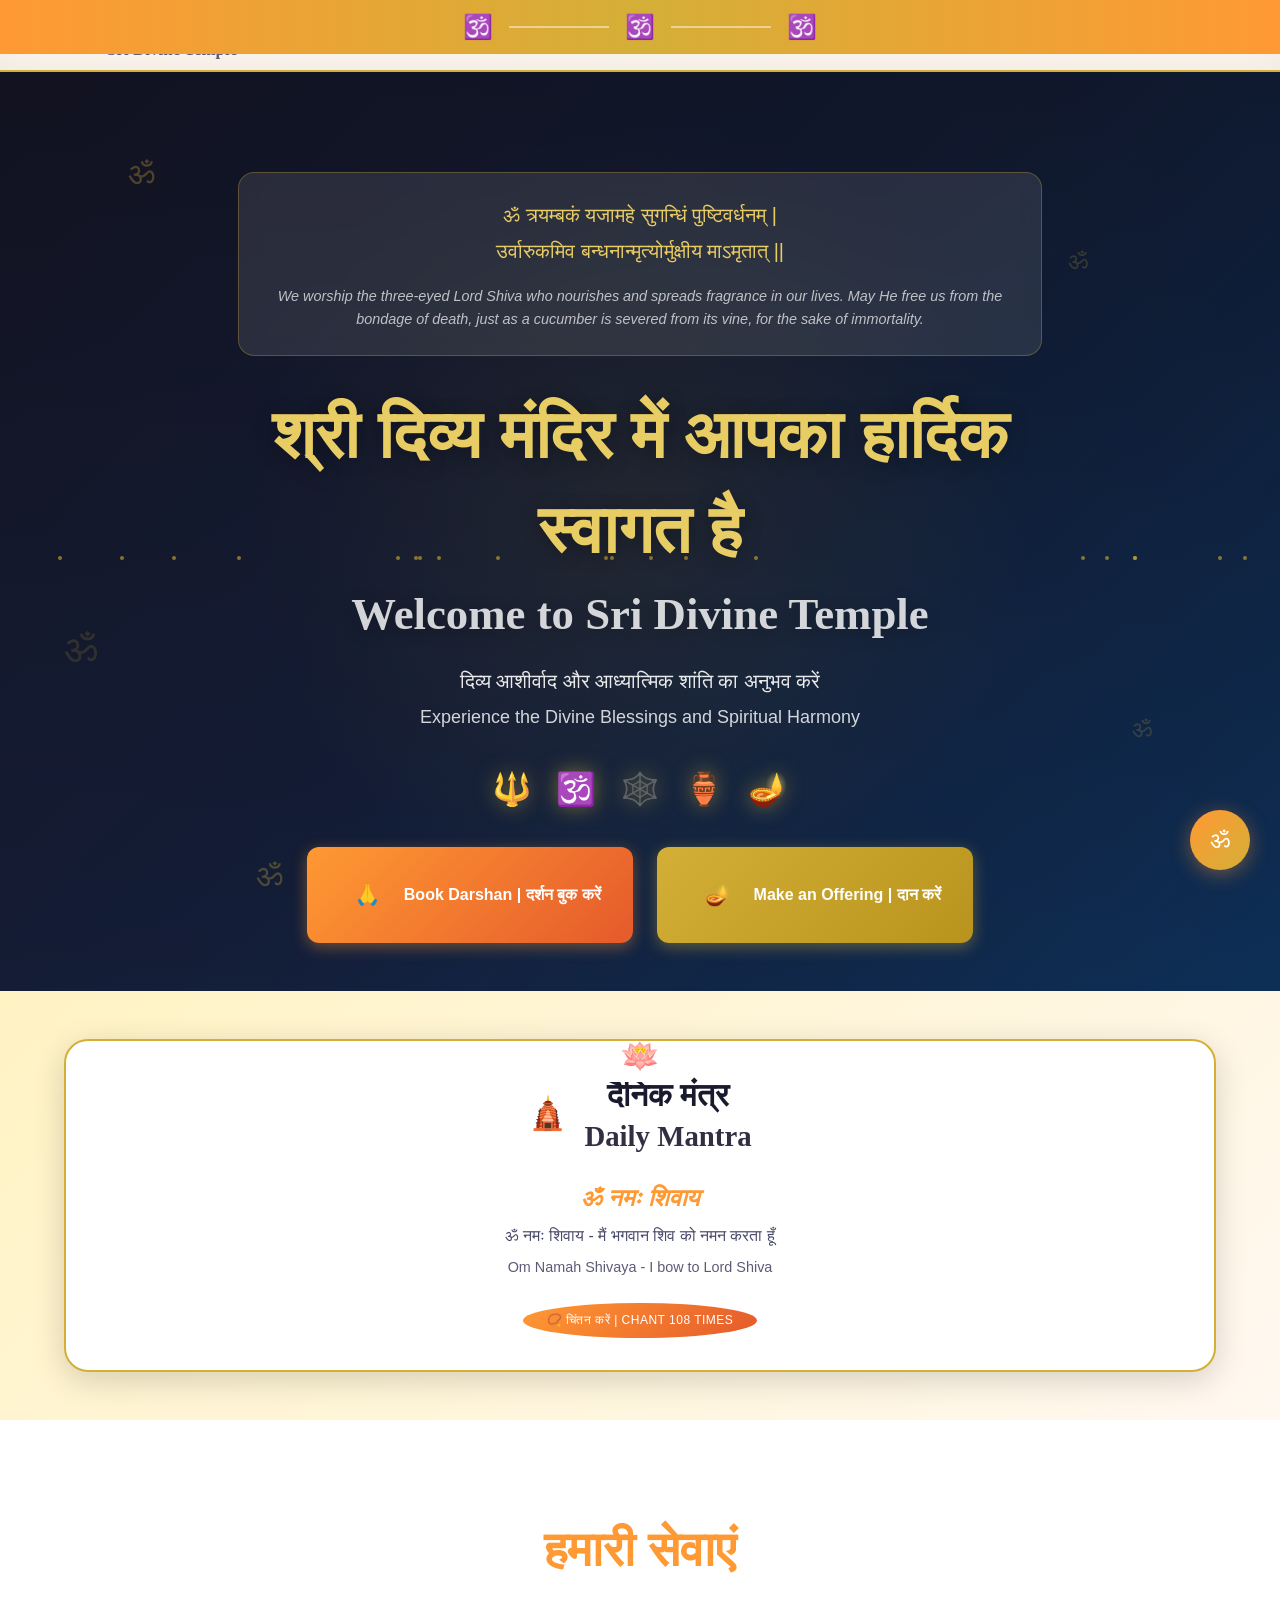
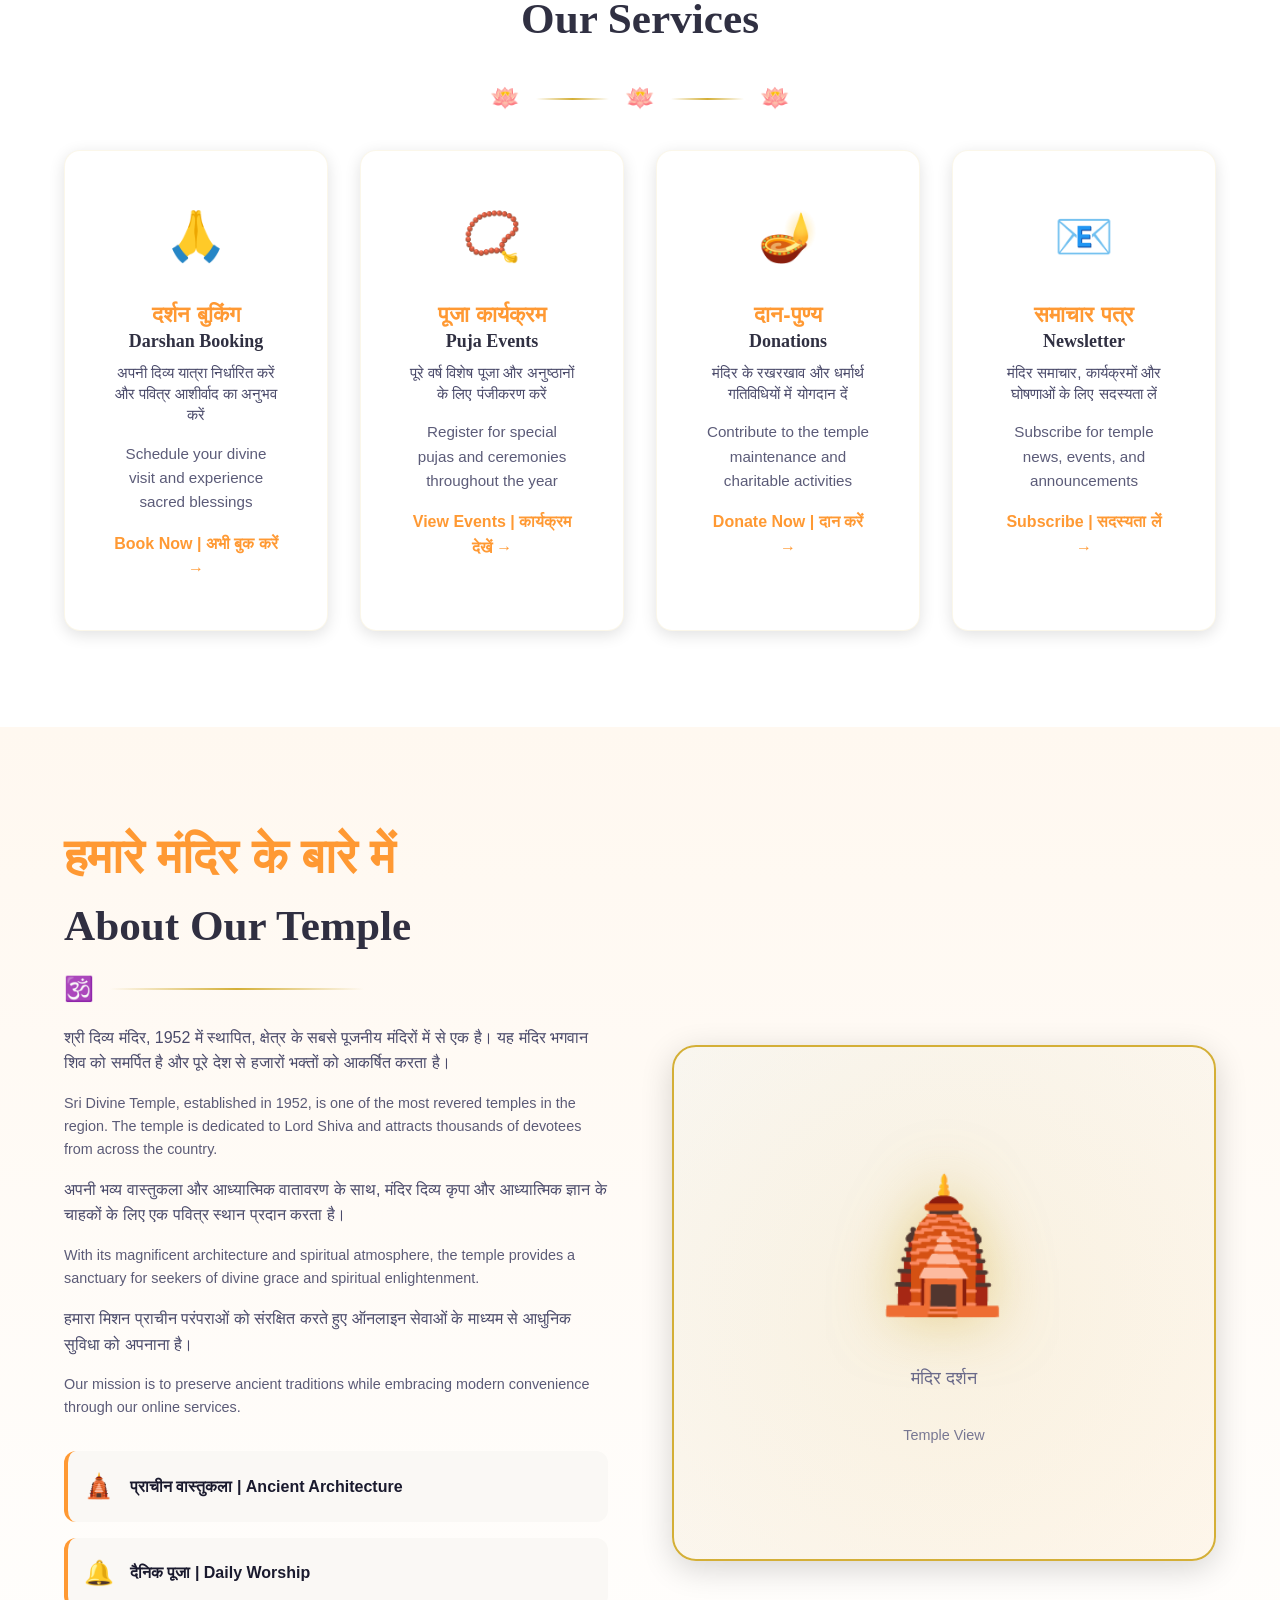
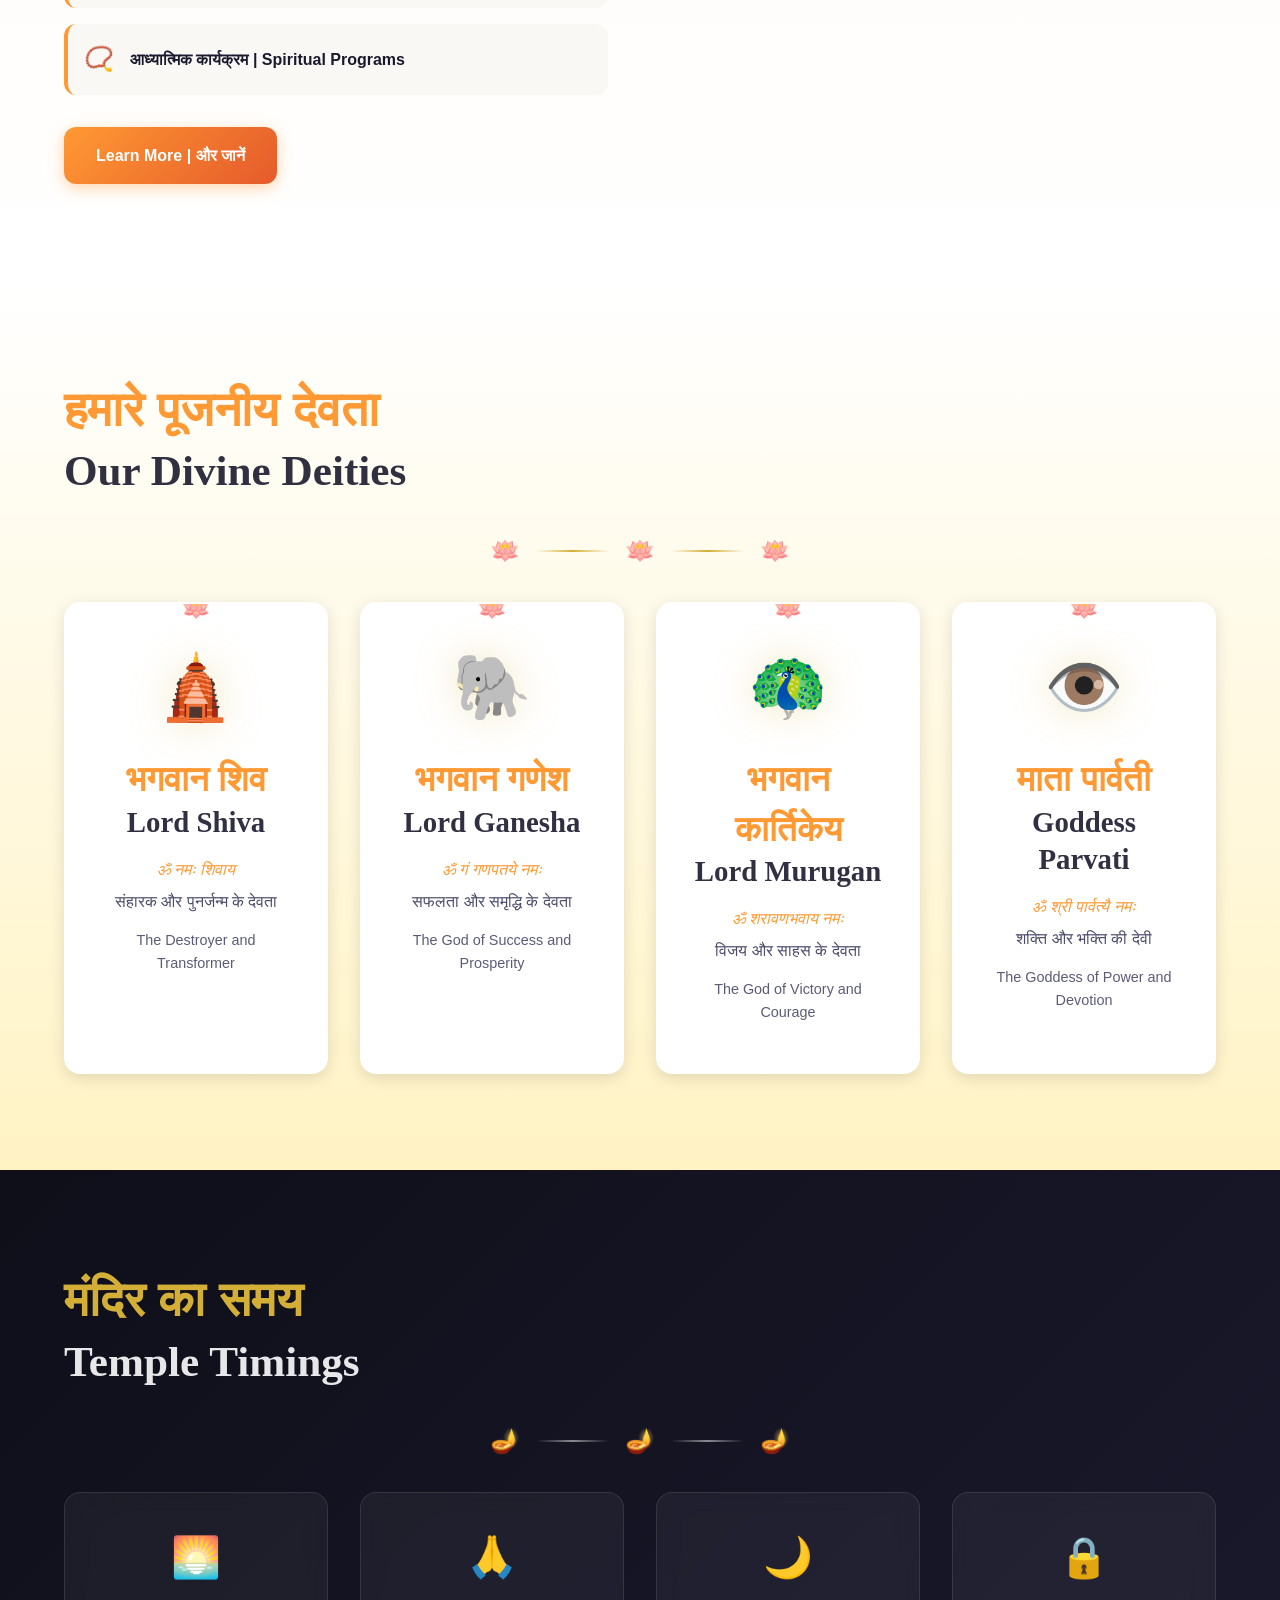
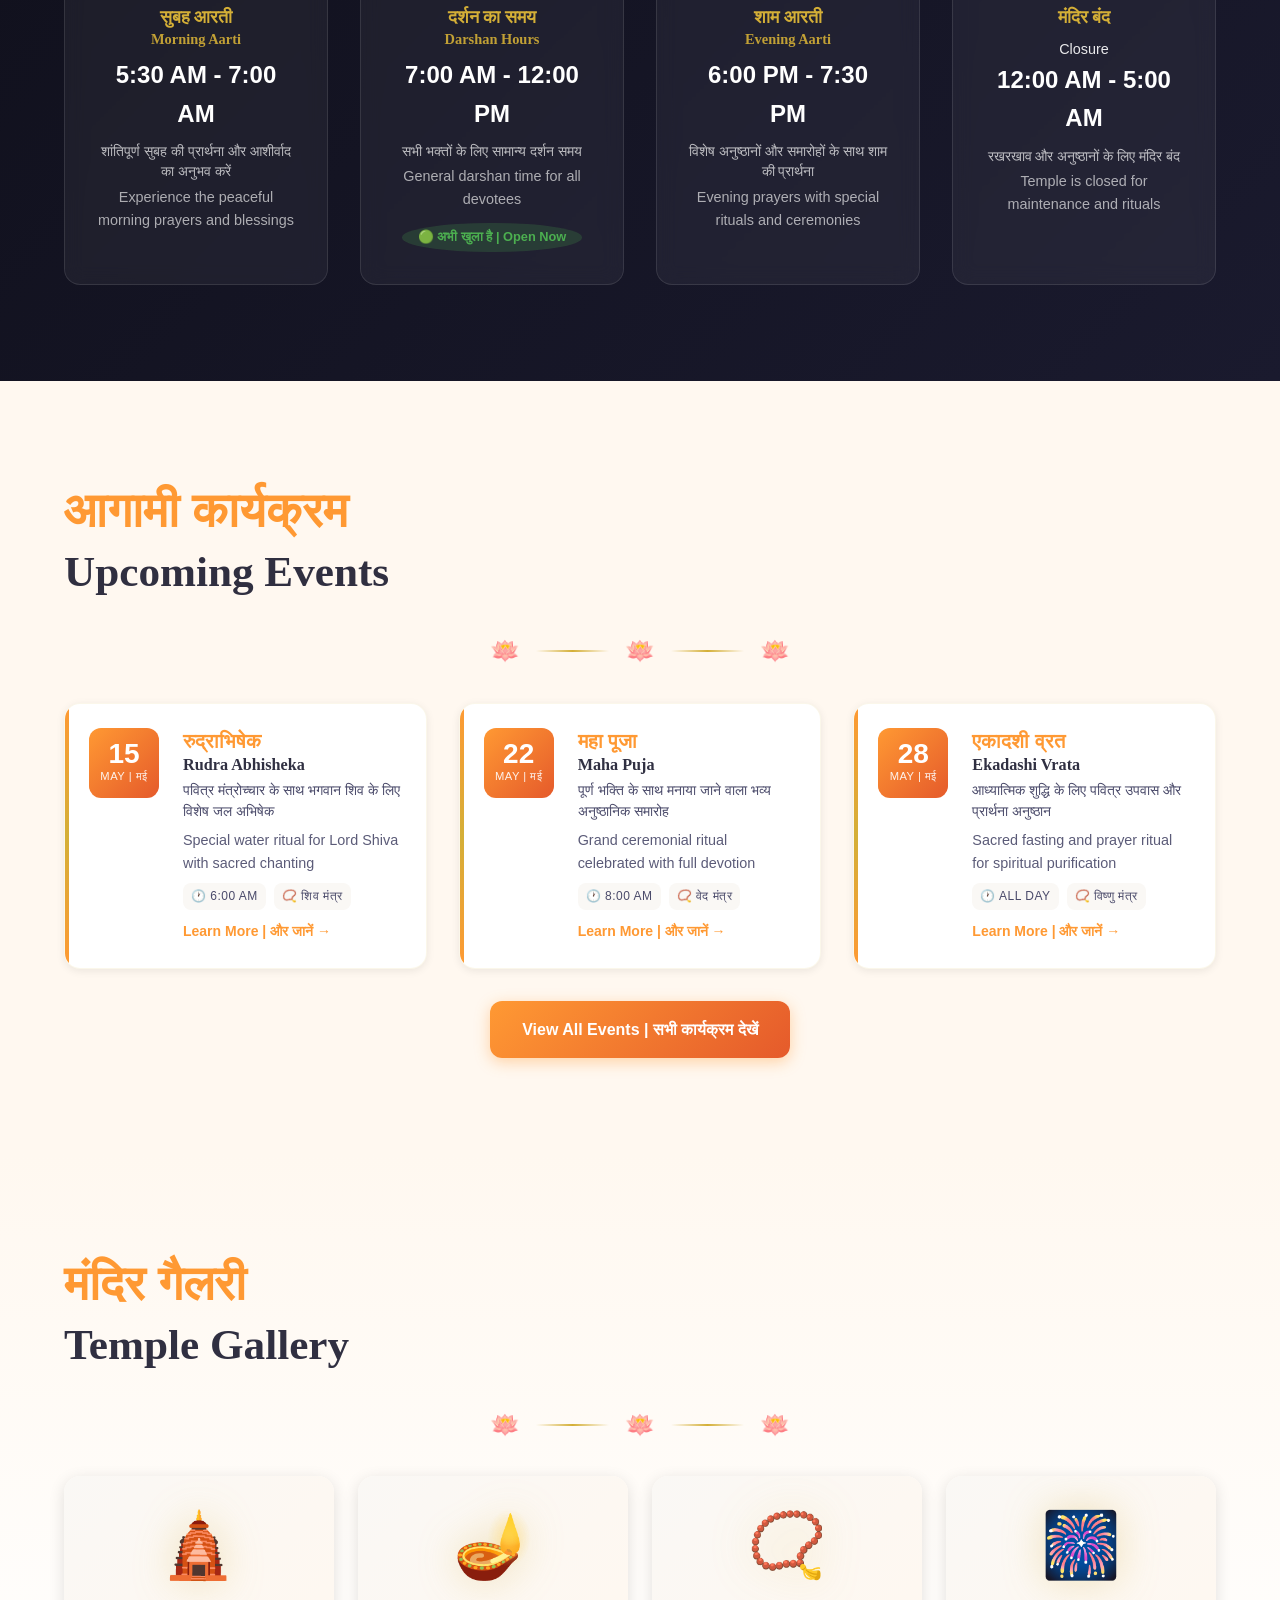
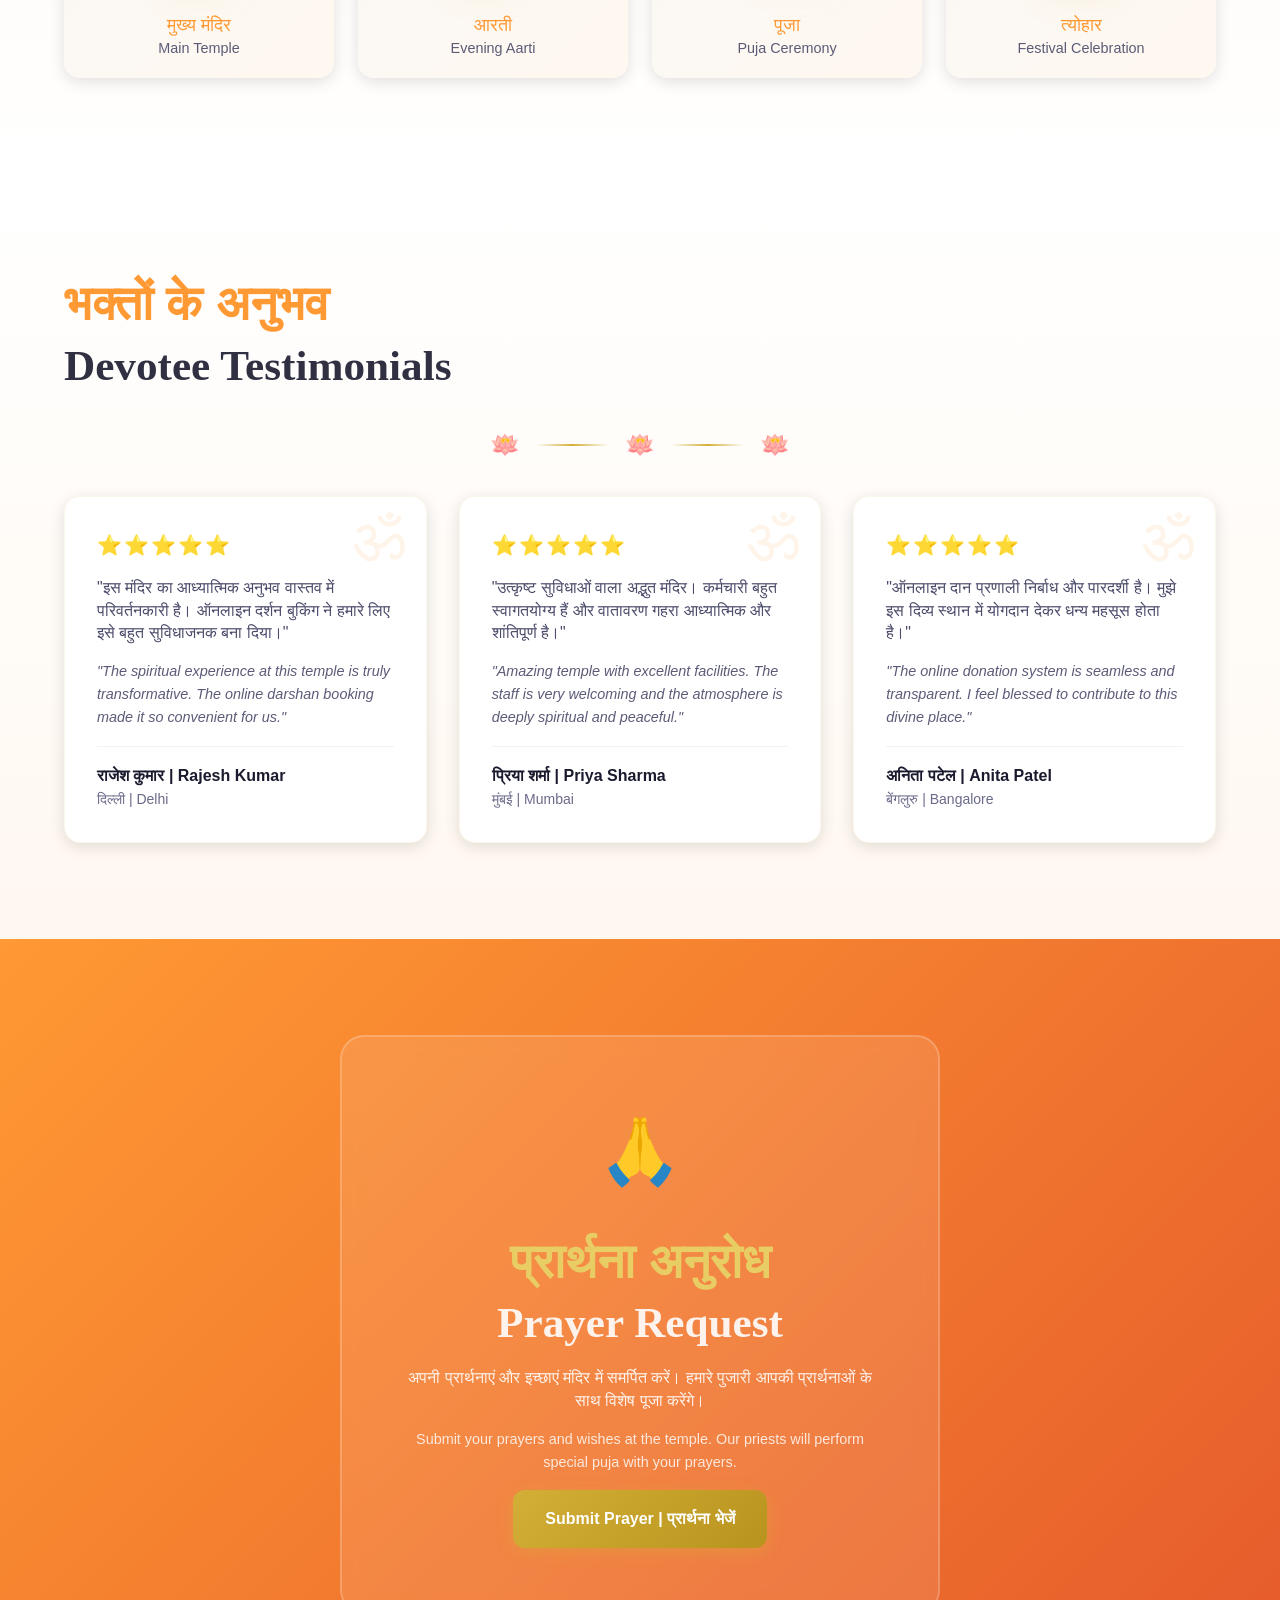
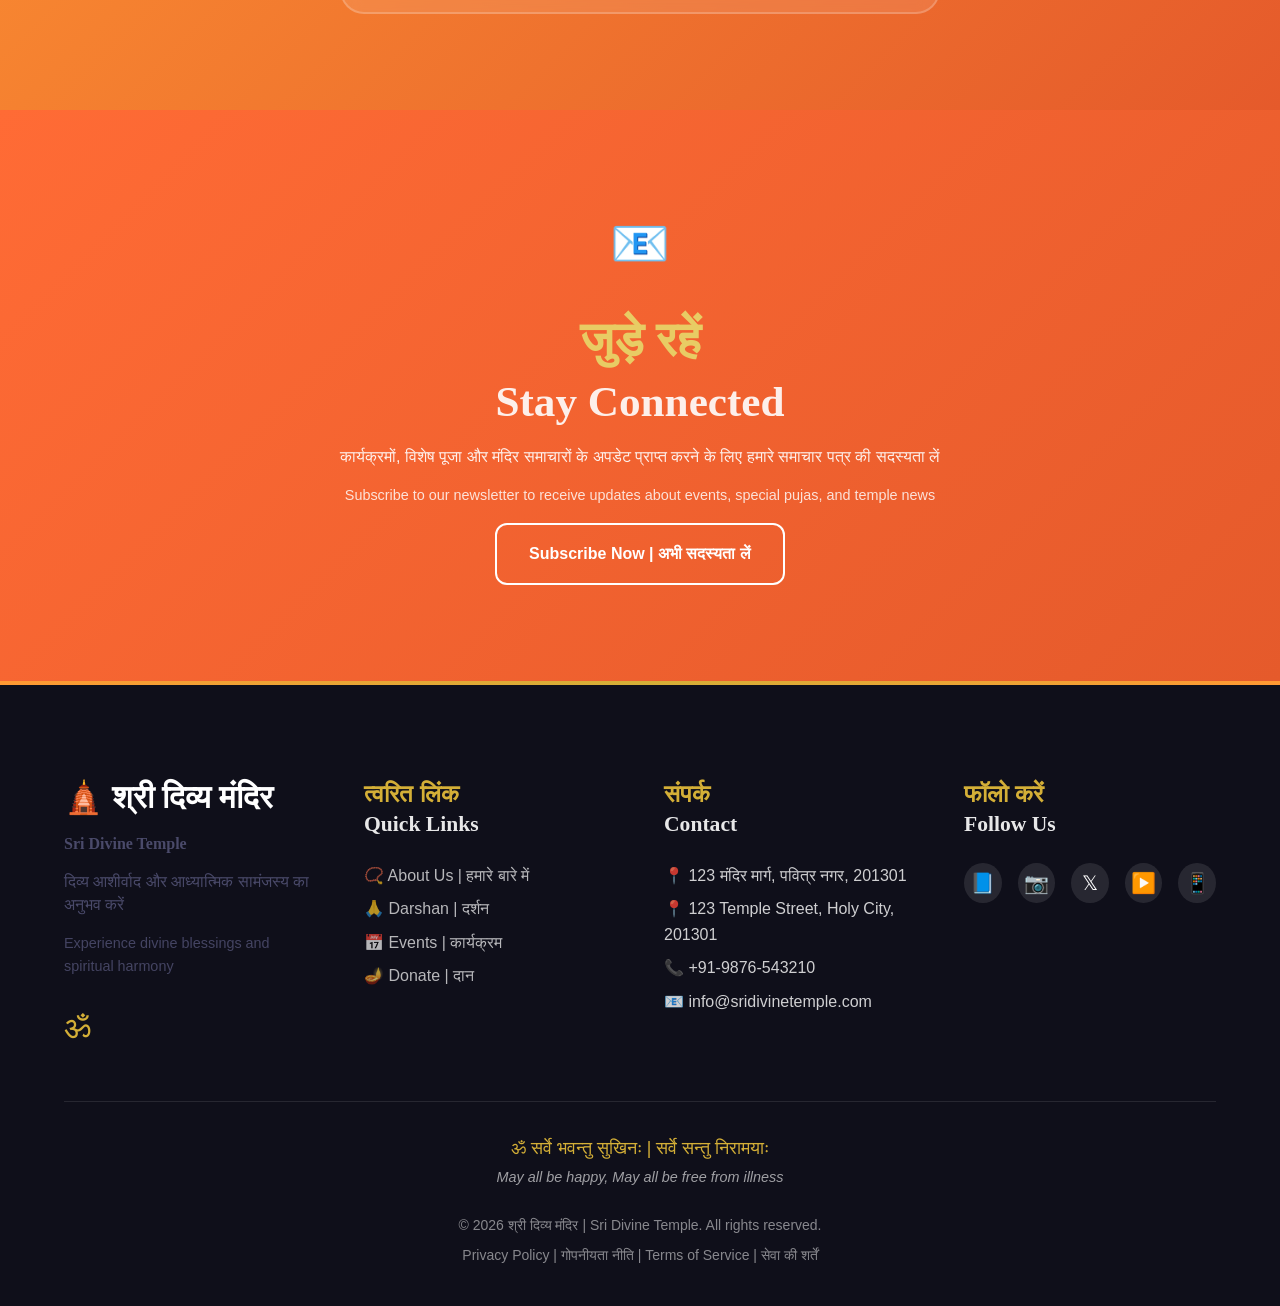
<file: index.html>
<!DOCTYPE html>
<html lang="en">
<head>
    <meta charset="UTF-8">
    <meta name="viewport" content="width=device-width, initial-scale=1.0">
    <meta name="description" content="Experience divine blessings at our sacred temple. Darshan scheduling, puja bookings, and online donations available.">
    <meta name="keywords" content="temple, darshan, puja, donations, offerings, Indian temple, Hindu temple, Shiva temple">
    <meta name="author" content="Temple Management">
    <title>श्री दिव्य मंदिर - Sri Divine Temple</title>
    
    <!-- Security Headers -->
    <meta http-equiv="X-UA-Compatible" content="ie=edge">
    <meta http-equiv="Content-Security-Policy" content="default-src 'self'; script-src 'self' 'unsafe-inline'; style-src 'self' 'unsafe-inline'; img-src 'self' data: https:;">
    
    <!-- Favicon -->
    <link rel="icon" type="image/png" href="data:image/svg+xml,<svg xmlns='http://www.w3.org/2000/svg' viewBox='0 0 100 100'><text y='75' font-size='75'>🕉️</text></svg>">
    
    <!-- Google Fonts -->
    <link rel="preconnect" href="https://fonts.googleapis.com">
    <link rel="preconnect" href="https://fonts.gstatic.com" crossorigin>
    <link href="https://fonts.googleapis.com/css2?family=Noto+Sans+Devanagari:wght@400;500;600;700&family=Playfair+Display:wght@400;500;600;700&family=Poppins:wght@300;400;500;600;700&display=swap" rel="stylesheet">
    
    <!-- Stylesheets -->
    <link rel="stylesheet" href="css/style.css">
    <link rel="stylesheet" href="css/responsive.css">
</head>
<body>
    <!-- Sacred Symbol Divider -->
    <div class="sacred-divider">
        <span class="om-symbol">🕉️</span>
        <div class="divider-line"></div>
        <span class="om-symbol">🕉️</span>
        <div class="divider-line"></div>
        <span class="om-symbol">🕉️</span>
    </div>

    <!-- Navigation Bar -->
    <nav class="navbar">
        <div class="container">
            <div class="navbar-brand">
                <a href="index.html" class="logo">
                    <span class="logo-icon">🛕</span>
                    <span class="logo-text">
                        <span class="hindi">श्री दिव्य मंदिर</span>
                        <span class="english">Sri Divine Temple</span>
                    </span>
                </a>
            </div>
            <button class="menu-toggle" id="menuToggle" aria-label="Toggle navigation menu">
                <span></span>
                <span></span>
                <span></span>
            </button>
            <ul class="nav-menu" id="navMenu">
                <li><a href="index.html" class="active">🏠 Home | मुखपृष्ठ</a></li>
                <li><a href="pages/about.html">📿 About | परिचय</a></li>
                <li><a href="pages/darshan.html">🙏 Darshan | दर्शन</a></li>
                <li><a href="pages/events.html">📅 Events | कार्यक्रम</a></li>
                <li><a href="pages/donate.html">💝 Donate | दान</a></li>
                <li><a href="pages/newsletter.html">📧 Newsletter | समाचार</a></li>
            </ul>
        </div>
    </nav>

    <!-- Hero Section with Mantra -->
    <section class="hero" id="hero">
        <!-- Floating Om Symbols -->
        <div class="floating-oms">
            <span class="floating-om" style="top: 10%; left: 10%;">ॐ</span>
            <span class="floating-om" style="top: 20%; right: 15%;">ॐ</span>
            <span class="floating-om" style="top: 60%; left: 5%;">ॐ</span>
            <span class="floating-om" style="top: 70%; right: 10%;">ॐ</span>
            <span class="floating-om" style="top: 85%; left: 20%;">ॐ</span>
        </div>

        <div class="hero-content">
            <!-- Sacred Mantra -->
            <div class="sanskrit-mantra">
                <p class="mantra-sanskrit">ॐ त्र्यम्बकं यजामहे सुगन्धिं पुष्टिवर्धनम् |<br>
                उर्वारुकमिव बन्धनान्मृत्योर्मुक्षीय माऽमृतात् ||</p>
                <p class="mantra-meaning">We worship the three-eyed Lord Shiva who nourishes and spreads fragrance in our lives. May He free us from the bondage of death, just as a cucumber is severed from its vine, for the sake of immortality.</p>
            </div>

            <h1>
                <span class="hindi">श्री दिव्य मंदिर में आपका हार्दिक स्वागत है</span>
                <span class="english">Welcome to Sri Divine Temple</span>
            </h1>
            
            <p class="hero-subtitle">
                <span class="hindi">दिव्य आशीर्वाद और आध्यात्मिक शांति का अनुभव करें</span>
                <span class="english">Experience the Divine Blessings and Spiritual Harmony</span>
            </p>

            <!-- Divine Symbols -->
            <div class="divine-symbols">
                <span class="symbol" title="Trishul">🔱</span>
                <span class="symbol" title="Om">🕉️</span>
                <span class="symbol" title="Swastik">🕸️</span>
                <span class="symbol" title="Kalash">🏺</span>
                <span class="symbol" title="Diya">🪔</span>
            </div>

            <div class="hero-buttons">
                <a href="pages/darshan.html" class="btn btn-primary">
                    <span class="btn-icon">🙏</span>
                    <span>Book Darshan | दर्शन बुक करें</span>
                </a>
                <a href="pages/donate.html" class="btn btn-secondary">
                    <span class="btn-icon">🪔</span>
                    <span>Make an Offering | दान करें</span>
                </a>
            </div>
        </div>
        <div class="hero-overlay"></div>
    </section>

    <!-- Daily Mantra Section -->
    <section class="daily-mantra">
        <div class="container">
            <div class="mantra-card">
                <div class="mantra-header">
                    <span class="deity-icon">🛕</span>
                    <h3>
                        <span class="hindi">दैनिक मंत्र</span>
                        <span class="english">Daily Mantra</span>
                    </h3>
                </div>
                <div class="mantra-content">
                    <p class="sanskrit">ॐ नमः शिवाय</p>
                    <p class="hindi">ॐ नमः शिवाय - मैं भगवान शिव को नमन करता हूँ</p>
                    <p class="english">Om Namah Shivaya - I bow to Lord Shiva</p>
                </div>
                <div class="mantra-footer">
                    <span class="badge">📿 चिंतन करें | Chant 108 times</span>
                </div>
            </div>
        </div>
    </section>

    <!-- Quick Links Section -->
    <section class="quick-links" id="services">
        <div class="container">
            <h2>
                <span class="hindi">हमारी सेवाएं</span>
                <span class="english">Our Services</span>
            </h2>
            <div class="section-divider">
                <span class="divider-symbol">🪷</span>
                <div class="divider-line"></div>
                <span class="divider-symbol">🪷</span>
                <div class="divider-line"></div>
                <span class="divider-symbol">🪷</span>
            </div>
            <div class="links-grid">
                <div class="link-card">
                    <div class="link-icon">🙏</div>
                    <h3>
                        <span class="hindi">दर्शन बुकिंग</span>
                        <span class="english">Darshan Booking</span>
                    </h3>
                    <p class="hindi">अपनी दिव्य यात्रा निर्धारित करें और पवित्र आशीर्वाद का अनुभव करें</p>
                    <p class="english">Schedule your divine visit and experience sacred blessings</p>
                    <a href="pages/darshan.html" class="link-btn">Book Now | अभी बुक करें →</a>
                </div>
                <div class="link-card">
                    <div class="link-icon">📿</div>
                    <h3>
                        <span class="hindi">पूजा कार्यक्रम</span>
                        <span class="english">Puja Events</span>
                    </h3>
                    <p class="hindi">पूरे वर्ष विशेष पूजा और अनुष्ठानों के लिए पंजीकरण करें</p>
                    <p class="english">Register for special pujas and ceremonies throughout the year</p>
                    <a href="pages/events.html" class="link-btn">View Events | कार्यक्रम देखें →</a>
                </div>
                <div class="link-card">
                    <div class="link-icon">🪔</div>
                    <h3>
                        <span class="hindi">दान-पुण्य</span>
                        <span class="english">Donations</span>
                    </h3>
                    <p class="hindi">मंदिर के रखरखाव और धर्मार्थ गतिविधियों में योगदान दें</p>
                    <p class="english">Contribute to the temple maintenance and charitable activities</p>
                    <a href="pages/donate.html" class="link-btn">Donate Now | दान करें →</a>
                </div>
                <div class="link-card">
                    <div class="link-icon">📧</div>
                    <h3>
                        <span class="hindi">समाचार पत्र</span>
                        <span class="english">Newsletter</span>
                    </h3>
                    <p class="hindi">मंदिर समाचार, कार्यक्रमों और घोषणाओं के लिए सदस्यता लें</p>
                    <p class="english">Subscribe for temple news, events, and announcements</p>
                    <a href="pages/newsletter.html" class="link-btn">Subscribe | सदस्यता लें →</a>
                </div>
            </div>
        </div>
    </section>

    <!-- Temple Information Section -->
    <section class="temple-info" id="about">
        <div class="container">
            <div class="info-grid">
                <div class="info-column">
                    <h2>
                        <span class="hindi">हमारे मंदिर के बारे में</span>
                        <span class="english">About Our Temple</span>
                    </h2>
                    <div class="section-divider left">
                        <span class="divider-symbol">🕉️</span>
                        <div class="divider-line"></div>
                    </div>
                    <p class="hindi">श्री दिव्य मंदिर, 1952 में स्थापित, क्षेत्र के सबसे पूजनीय मंदिरों में से एक है। यह मंदिर भगवान शिव को समर्पित है और पूरे देश से हजारों भक्तों को आकर्षित करता है।</p>
                    <p class="english">Sri Divine Temple, established in 1952, is one of the most revered temples in the region. The temple is dedicated to Lord Shiva and attracts thousands of devotees from across the country.</p>
                    
                    <p class="hindi">अपनी भव्य वास्तुकला और आध्यात्मिक वातावरण के साथ, मंदिर दिव्य कृपा और आध्यात्मिक ज्ञान के चाहकों के लिए एक पवित्र स्थान प्रदान करता है।</p>
                    <p class="english">With its magnificent architecture and spiritual atmosphere, the temple provides a sanctuary for seekers of divine grace and spiritual enlightenment.</p>
                    
                    <p class="hindi">हमारा मिशन प्राचीन परंपराओं को संरक्षित करते हुए ऑनलाइन सेवाओं के माध्यम से आधुनिक सुविधा को अपनाना है।</p>
                    <p class="english">Our mission is to preserve ancient traditions while embracing modern convenience through our online services.</p>
                    
                    <div class="temple-features">
                        <div class="feature">
                            <span class="feature-icon">🛕</span>
                            <span class="feature-text">
                                <strong>प्राचीन वास्तुकला | Ancient Architecture</strong>
                            </span>
                        </div>
                        <div class="feature">
                            <span class="feature-icon">🔔</span>
                            <span class="feature-text">
                                <strong>दैनिक पूजा | Daily Worship</strong>
                            </span>
                        </div>
                        <div class="feature">
                            <span class="feature-icon">📿</span>
                            <span class="feature-text">
                                <strong>आध्यात्मिक कार्यक्रम | Spiritual Programs</strong>
                            </span>
                        </div>
                    </div>
                    
                    <a href="pages/about.html" class="btn btn-primary">
                        <span>Learn More | और जानें</span>
                    </a>
                </div>
                <div class="info-column">
                    <div class="temple-image-placeholder">
                        <div class="image-placeholder">
                            <div class="deity-frame">
                                <span class="deity-emoji">🛕</span>
                                <div class="frame-ornament">⚜️</div>
                            </div>
                            <p class="hindi">मंदिर दर्शन</p>
                            <p class="english">Temple View</p>
                        </div>
                    </div>
                </div>
            </div>
        </div>
    </section>

    <!-- Deity Section -->
    <section class="deity-section">
        <div class="container">
            <h2>
                <span class="hindi">हमारे पूजनीय देवता</span>
                <span class="english">Our Divine Deities</span>
            </h2>
            <div class="section-divider">
                <span class="divider-symbol">🪷</span>
                <div class="divider-line"></div>
                <span class="divider-symbol">🪷</span>
                <div class="divider-line"></div>
                <span class="divider-symbol">🪷</span>
            </div>
            <div class="deity-grid">
                <div class="deity-card">
                    <div class="deity-image">🛕</div>
                    <h3>
                        <span class="hindi">भगवान शिव</span>
                        <span class="english">Lord Shiva</span>
                    </h3>
                    <p class="sanskrit">ॐ नमः शिवाय</p>
                    <p class="hindi">संहारक और पुनर्जन्म के देवता</p>
                    <p class="english">The Destroyer and Transformer</p>
                </div>
                <div class="deity-card">
                    <div class="deity-image">🐘</div>
                    <h3>
                        <span class="hindi">भगवान गणेश</span>
                        <span class="english">Lord Ganesha</span>
                    </h3>
                    <p class="sanskrit">ॐ गं गणपतये नमः</p>
                    <p class="hindi">सफलता और समृद्धि के देवता</p>
                    <p class="english">The God of Success and Prosperity</p>
                </div>
                <div class="deity-card">
                    <div class="deity-image">🦚</div>
                    <h3>
                        <span class="hindi">भगवान कार्तिकेय</span>
                        <span class="english">Lord Murugan</span>
                    </h3>
                    <p class="sanskrit">ॐ शरावणभवाय नमः</p>
                    <p class="hindi">विजय और साहस के देवता</p>
                    <p class="english">The God of Victory and Courage</p>
                </div>
                <div class="deity-card">
                    <div class="deity-image">👁️</div>
                    <h3>
                        <span class="hindi">माता पार्वती</span>
                        <span class="english">Goddess Parvati</span>
                    </h3>
                    <p class="sanskrit">ॐ श्री पार्वत्यै नमः</p>
                    <p class="hindi">शक्ति और भक्ति की देवी</p>
                    <p class="english">The Goddess of Power and Devotion</p>
                </div>
            </div>
        </div>
    </section>

    <!-- Timings Section -->
    <section class="timings" id="timings">
        <div class="container">
            <h2>
                <span class="hindi">मंदिर का समय</span>
                <span class="english">Temple Timings</span>
            </h2>
            <div class="section-divider light">
                <span class="divider-symbol">🪔</span>
                <div class="divider-line"></div>
                <span class="divider-symbol">🪔</span>
                <div class="divider-line"></div>
                <span class="divider-symbol">🪔</span>
            </div>
            <div class="timings-grid">
                <div class="timing-card">
                    <div class="timing-icon">🌅</div>
                    <h3>
                        <span class="hindi">सुबह आरती</span>
                        <span class="english">Morning Aarti</span>
                    </h3>
                    <p class="time">5:30 AM - 7:00 AM</p>
                    <p class="hindi">शांतिपूर्ण सुबह की प्रार्थना और आशीर्वाद का अनुभव करें</p>
                    <p class="english">Experience the peaceful morning prayers and blessings</p>
                </div>
                <div class="timing-card open">
                    <div class="timing-icon">🙏</div>
                    <h3>
                        <span class="hindi">दर्शन का समय</span>
                        <span class="english">Darshan Hours</span>
                    </h3>
                    <p class="time">7:00 AM - 12:00 PM</p>
                    <p class="hindi">सभी भक्तों के लिए सामान्य दर्शन समय</p>
                    <p class="english">General darshan time for all devotees</p>
                    <span class="live-status">🟢 अभी खुला है | Open Now</span>
                </div>
                <div class="timing-card">
                    <div class="timing-icon">🌙</div>
                    <h3>
                        <span class="hindi">शाम आरती</span>
                        <span class="english">Evening Aarti</span>
                    </h3>
                    <p class="time">6:00 PM - 7:30 PM</p>
                    <p class="hindi">विशेष अनुष्ठानों और समारोहों के साथ शाम की प्रार्थना</p>
                    <p class="english">Evening prayers with special rituals and ceremonies</p>
                </div>
                <div class="timing-card">
                    <div class="timing-icon">🔒</div>
                    <h3>
                        <span class="hindi">मंदिर बंद</h3>
                        <span class="english">Closure</span>
                    </h3>
                    <p class="time">12:00 AM - 5:00 AM</p>
                    <p class="hindi">रखरखाव और अनुष्ठानों के लिए मंदिर बंद</p>
                    <p class="english">Temple is closed for maintenance and rituals</p>
                </div>
            </div>
        </div>
    </section>

    <!-- Upcoming Events Section -->
    <section class="upcoming-events" id="events">
        <div class="container">
            <h2>
                <span class="hindi">आगामी कार्यक्रम</span>
                <span class="english">Upcoming Events</span>
            </h2>
            <div class="section-divider">
                <span class="divider-symbol">🪷</span>
                <div class="divider-line"></div>
                <span class="divider-symbol">🪷</span>
                <div class="divider-line"></div>
                <span class="divider-symbol">🪷</span>
            </div>
            <div class="events-grid">
                <div class="event-card">
                    <div class="event-date">
                        <span class="day">15</span>
                        <span class="month">May | मई</span>
                    </div>
                    <div class="event-details">
                        <h3>
                            <span class="hindi">रुद्राभिषेक</span>
                            <span class="english">Rudra Abhisheka</span>
                        </h3>
                        <p class="hindi">पवित्र मंत्रोच्चार के साथ भगवान शिव के लिए विशेष जल अभिषेक</p>
                        <p class="english">Special water ritual for Lord Shiva with sacred chanting</p>
                        <div class="event-meta">
                            <span class="badge">🕐 6:00 AM</span>
                            <span class="badge">📿 शिव मंत्र</span>
                        </div>
                        <a href="pages/events.html" class="event-link">Learn More | और जानें →</a>
                    </div>
                </div>
                <div class="event-card">
                    <div class="event-date">
                        <span class="day">22</span>
                        <span class="month">May | मई</span>
                    </div>
                    <div class="event-details">
                        <h3>
                            <span class="hindi">महा पूजा</span>
                            <span class="english">Maha Puja</span>
                        </h3>
                        <p class="hindi">पूर्ण भक्ति के साथ मनाया जाने वाला भव्य अनुष्ठानिक समारोह</p>
                        <p class="english">Grand ceremonial ritual celebrated with full devotion</p>
                        <div class="event-meta">
                            <span class="badge">🕐 8:00 AM</span>
                            <span class="badge">📿 वेद मंत्र</span>
                        </div>
                        <a href="pages/events.html" class="event-link">Learn More | और जानें →</a>
                    </div>
                </div>
                <div class="event-card">
                    <div class="event-date">
                        <span class="day">28</span>
                        <span class="month">May | मई</span>
                    </div>
                    <div class="event-details">
                        <h3>
                            <span class="hindi">एकादशी व्रत</span>
                            <span class="english">Ekadashi Vrata</span>
                        </h3>
                        <p class="hindi">आध्यात्मिक शुद्धि के लिए पवित्र उपवास और प्रार्थना अनुष्ठान</p>
                        <p class="english">Sacred fasting and prayer ritual for spiritual purification</p>
                        <div class="event-meta">
                            <span class="badge">🕐 All Day</span>
                            <span class="badge">📿 विष्णु मंत्र</span>
                        </div>
                        <a href="pages/events.html" class="event-link">Learn More | और जानें →</a>
                    </div>
                </div>
            </div>
            <div style="text-align: center; margin-top: 2rem;">
                <a href="pages/events.html" class="btn btn-primary">
                    <span>View All Events | सभी कार्यक्रम देखें</span>
                </a>
            </div>
        </div>
    </section>

    <!-- Gallery Section -->
    <section class="gallery-section">
        <div class="container">
            <h2>
                <span class="hindi">मंदिर गैलरी</span>
                <span class="english">Temple Gallery</span>
            </h2>
            <div class="section-divider">
                <span class="divider-symbol">🪷</span>
                <div class="divider-line"></div>
                <span class="divider-symbol">🪷</span>
                <div class="divider-line"></div>
                <span class="divider-symbol">🪷</span>
            </div>
            <div class="gallery-grid">
                <div class="gallery-item">
                    <div class="gallery-placeholder">
                        <span class="gallery-icon">🛕</span>
                        <span class="gallery-label">
                            <span class="hindi">मुख्य मंदिर</span>
                            <span class="english">Main Temple</span>
                        </span>
                    </div>
                </div>
                <div class="gallery-item">
                    <div class="gallery-placeholder">
                        <span class="gallery-icon">🪔</span>
                        <span class="gallery-label">
                            <span class="hindi">आरती</span>
                            <span class="english">Evening Aarti</span>
                        </span>
                    </div>
                </div>
                <div class="gallery-item">
                    <div class="gallery-placeholder">
                        <span class="gallery-icon">📿</span>
                        <span class="gallery-label">
                            <span class="hindi">पूजा</span>
                            <span class="english">Puja Ceremony</span>
                        </span>
                    </div>
                </div>
                <div class="gallery-item">
                    <div class="gallery-placeholder">
                        <span class="gallery-icon">🎆</span>
                        <span class="gallery-label">
                            <span class="hindi">त्योहार</span>
                            <span class="english">Festival Celebration</span>
                        </span>
                    </div>
                </div>
            </div>
        </div>
    </section>

    <!-- Testimonials Section -->
    <section class="testimonials" id="testimonials">
        <div class="container">
            <h2>
                <span class="hindi">भक्तों के अनुभव</span>
                <span class="english">Devotee Testimonials</span>
            </h2>
            <div class="section-divider">
                <span class="divider-symbol">🪷</span>
                <div class="divider-line"></div>
                <span class="divider-symbol">🪷</span>
                <div class="divider-line"></div>
                <span class="divider-symbol">🪷</span>
            </div>
            <div class="testimonials-grid">
                <div class="testimonial-card">
                    <div class="stars">⭐⭐⭐⭐⭐</div>
                    <p class="hindi">"इस मंदिर का आध्यात्मिक अनुभव वास्तव में परिवर्तनकारी है। ऑनलाइन दर्शन बुकिंग ने हमारे लिए इसे बहुत सुविधाजनक बना दिया।"</p>
                    <p class="english">"The spiritual experience at this temple is truly transformative. The online darshan booking made it so convenient for us."</p>
                    <div class="testimonial-author">
                        <strong>राजेश कुमार | Rajesh Kumar</strong>
                        <span>दिल्ली | Delhi</span>
                    </div>
                </div>
                <div class="testimonial-card">
                    <div class="stars">⭐⭐⭐⭐⭐</div>
                    <p class="hindi">"उत्कृष्ट सुविधाओं वाला अद्भुत मंदिर। कर्मचारी बहुत स्वागतयोग्य हैं और वातावरण गहरा आध्यात्मिक और शांतिपूर्ण है।"</p>
                    <p class="english">"Amazing temple with excellent facilities. The staff is very welcoming and the atmosphere is deeply spiritual and peaceful."</p>
                    <div class="testimonial-author">
                        <strong>प्रिया शर्मा | Priya Sharma</strong>
                        <span>मुंबई | Mumbai</span>
                    </div>
                </div>
                <div class="testimonial-card">
                    <div class="stars">⭐⭐⭐⭐⭐</div>
                    <p class="hindi">"ऑनलाइन दान प्रणाली निर्बाध और पारदर्शी है। मुझे इस दिव्य स्थान में योगदान देकर धन्य महसूस होता है।"</p>
                    <p class="english">"The online donation system is seamless and transparent. I feel blessed to contribute to this divine place."</p>
                    <div class="testimonial-author">
                        <strong>अनिता पटेल | Anita Patel</strong>
                        <span>बेंगलुरु | Bangalore</span>
                    </div>
                </div>
            </div>
        </div>
    </section>

    <!-- Prayer Request Section -->
    <section class="prayer-section">
        <div class="container">
            <div class="prayer-card">
                <div class="prayer-icon">🙏</div>
                <h2>
                    <span class="hindi">प्रार्थना अनुरोध</span>
                    <span class="english">Prayer Request</span>
                </h2>
                <p class="hindi">अपनी प्रार्थनाएं और इच्छाएं मंदिर में समर्पित करें। हमारे पुजारी आपकी प्रार्थनाओं के साथ विशेष पूजा करेंगे।</p>
                <p class="english">Submit your prayers and wishes at the temple. Our priests will perform special puja with your prayers.</p>
                <a href="pages/darshan.html" class="btn btn-secondary">
                    <span>Submit Prayer | प्रार्थना भेजें</span>
                </a>
            </div>
        </div>
    </section>

    <!-- Newsletter CTA Section -->
    <section class="newsletter-cta">
        <div class="container">
            <div class="newsletter-content">
                <div class="newsletter-icon">📧</div>
                <h2>
                    <span class="hindi">जुड़े रहें</span>
                    <span class="english">Stay Connected</span>
                </h2>
                <p class="hindi">कार्यक्रमों, विशेष पूजा और मंदिर समाचारों के अपडेट प्राप्त करने के लिए हमारे समाचार पत्र की सदस्यता लें</p>
                <p class="english">Subscribe to our newsletter to receive updates about events, special pujas, and temple news</p>
                <a href="pages/newsletter.html" class="btn btn-outline-light">
                    <span>Subscribe Now | अभी सदस्यता लें</span>
                </a>
            </div>
        </div>
    </section>

    <!-- Footer -->
    <footer class="footer">
        <div class="container">
            <div class="footer-grid">
                <div class="footer-section">
                    <h3>🛕 श्री दिव्य मंदिर</h3>
                    <h3 class="english-footer">Sri Divine Temple</h3>
                    <p class="hindi">दिव्य आशीर्वाद और आध्यात्मिक सामंजस्य का अनुभव करें</p>
                    <p class="english">Experience divine blessings and spiritual harmony</p>
                    <div class="footer-mantra">
                        <span class="om-footer">ॐ</span>
                    </div>
                </div>
                <div class="footer-section">
                    <h4>
                        <span class="hindi">त्वरित लिंक</span>
                        <span class="english">Quick Links</span>
                    </h4>
                    <ul>
                        <li><a href="pages/about.html">📿 About Us | हमारे बारे में</a></li>
                        <li><a href="pages/darshan.html">🙏 Darshan | दर्शन</a></li>
                        <li><a href="pages/events.html">📅 Events | कार्यक्रम</a></li>
                        <li><a href="pages/donate.html">🪔 Donate | दान</a></li>
                    </ul>
                </div>
                <div class="footer-section">
                    <h4>
                        <span class="hindi">संपर्क</span>
                        <span class="english">Contact</span>
                    </h4>
                    <ul>
                        <li>📍 123 मंदिर मार्ग, पवित्र नगर, 201301</li>
                        <li>📍 123 Temple Street, Holy City, 201301</li>
                        <li>📞 +91-9876-543210</li>
                        <li>📧 info@sridivinetemple.com</li>
                    </ul>
                </div>
                <div class="footer-section">
                    <h4>
                        <span class="hindi">फॉलो करें</span>
                        <span class="english">Follow Us</span>
                    </h4>
                    <div class="social-links">
                        <a href="#" title="Facebook" aria-label="Facebook">📘</a>
                        <a href="#" title="Instagram" aria-label="Instagram">📷</a>
                        <a href="#" title="Twitter" aria-label="Twitter">𝕏</a>
                        <a href="#" title="YouTube" aria-label="YouTube">▶️</a>
                        <a href="#" title="WhatsApp" aria-label="WhatsApp">📱</a>
                    </div>
                </div>
            </div>
            <div class="footer-bottom">
                <div class="footer-mantra-bottom">
                    <span>ॐ सर्वे भवन्तु सुखिनः | सर्वे सन्तु निरामयाः</span>
                    <span class="english-mantra">May all be happy, May all be free from illness</span>
                </div>
                <p>&copy; 2026 श्री दिव्य मंदिर | Sri Divine Temple. All rights reserved.</p>
                <p>
                    <a href="#">Privacy Policy | गोपनीयता नीति</a> | 
                    <a href="#">Terms of Service | सेवा की शर्तें</a>
                </p>
            </div>
        </div>
    </footer>

    <!-- Floating Om Button -->
    <a href="#hero" class="floating-om-btn" title="Go to top" aria-label="Scroll to top">
        ॐ
    </a>

    <!-- Scripts -->
    <script src="js/main.js"></script>
</body>
</html>
</file>
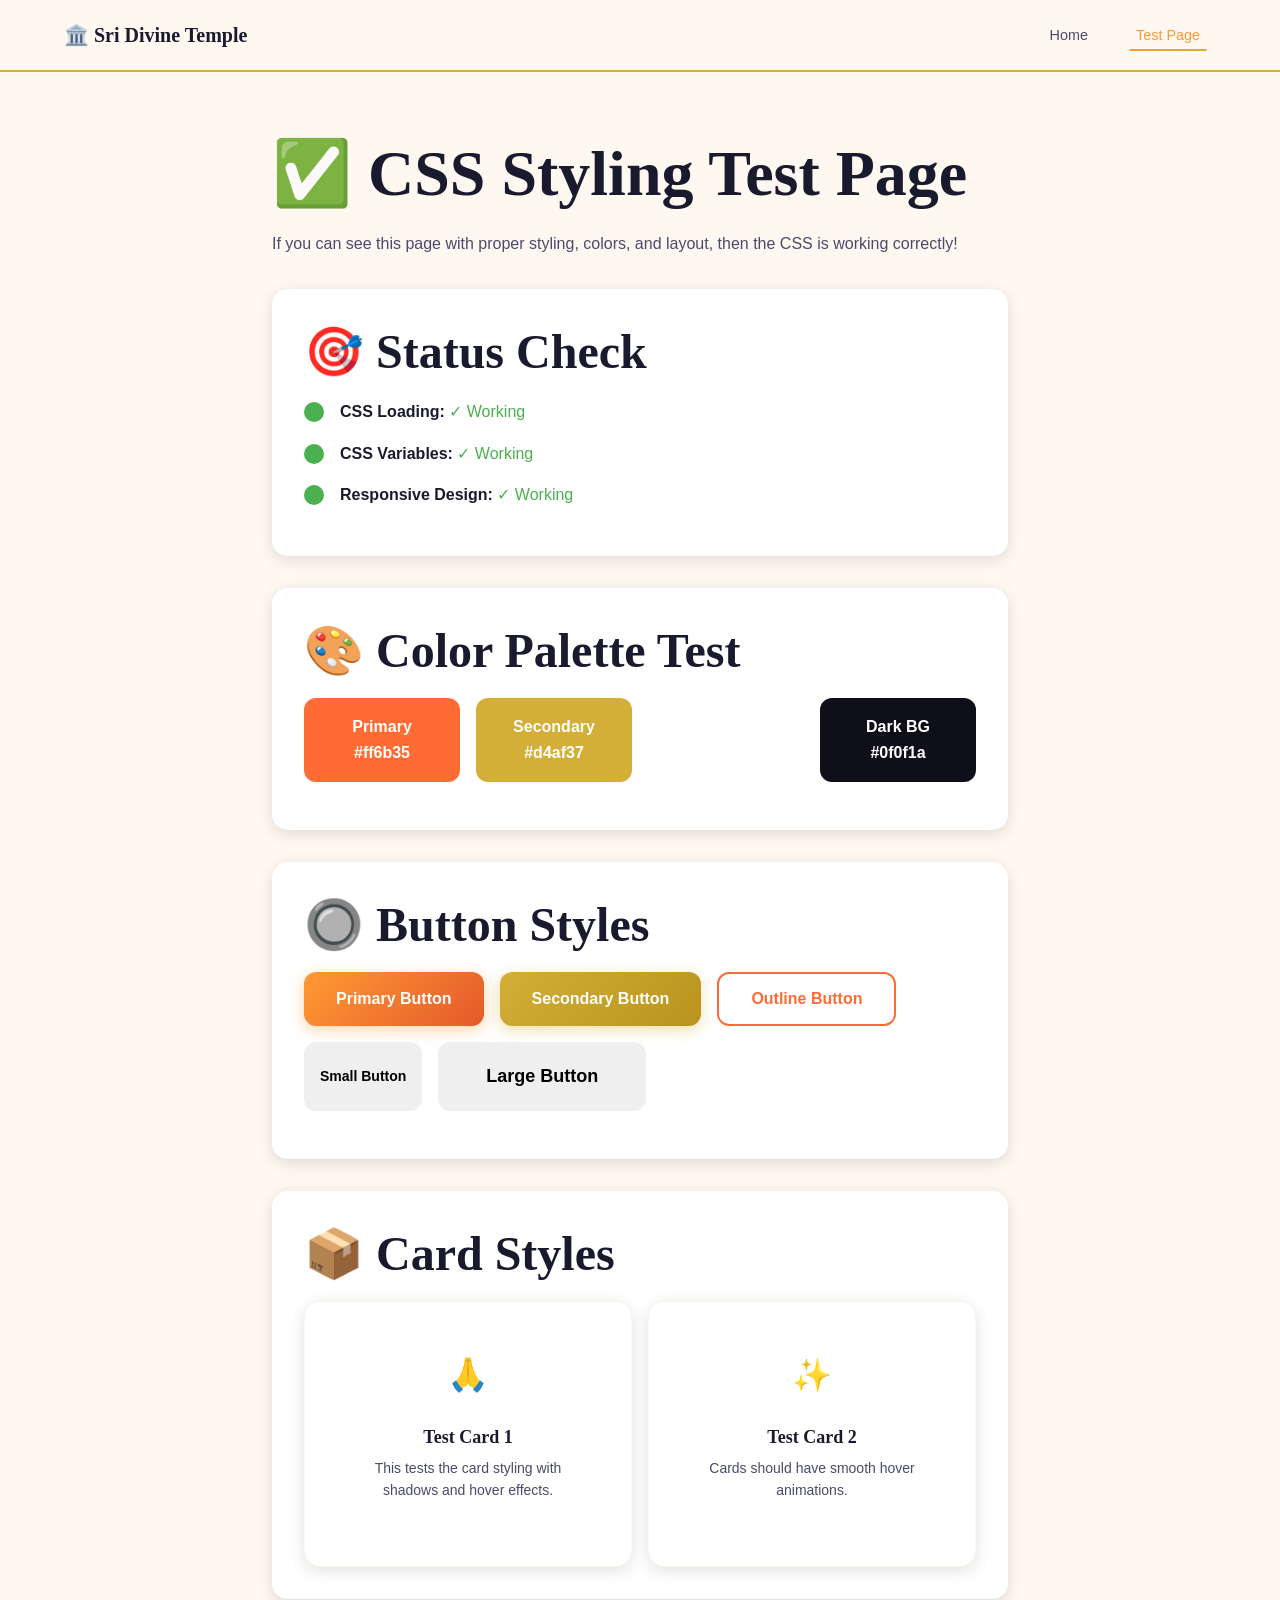
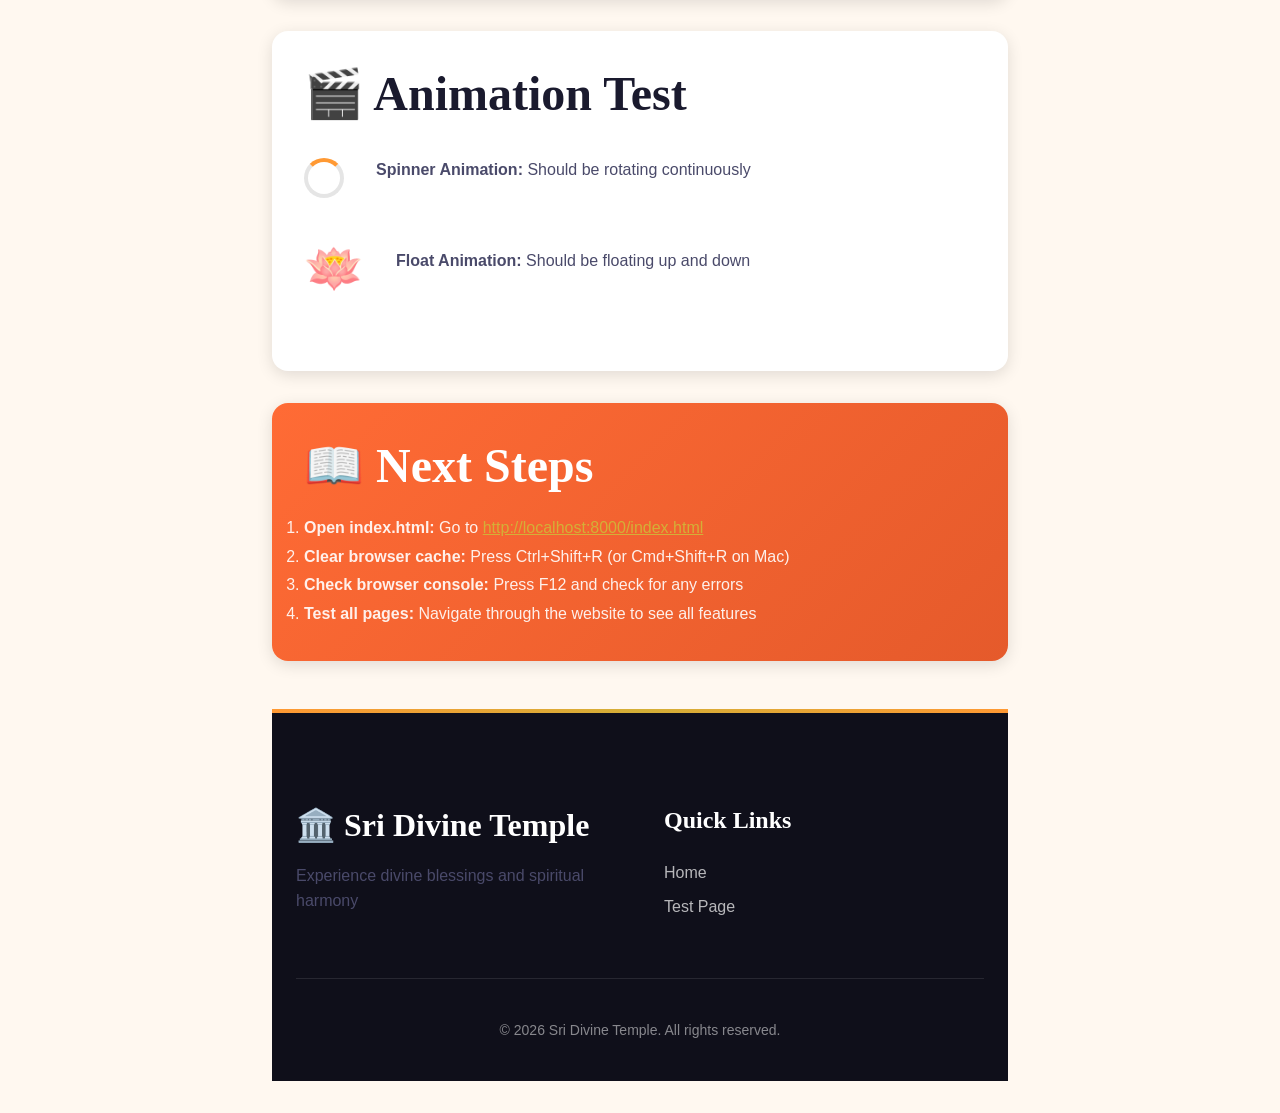
<file: test-styling.html>
<!DOCTYPE html>
<html lang="en">
<head>
    <meta charset="UTF-8">
    <meta name="viewport" content="width=device-width, initial-scale=1.0">
    <title>Temple Website - Styling Test</title>
    <link rel="stylesheet" href="css/style.css">
    <link rel="stylesheet" href="css/responsive.css">
    <style>
        /* Test specific styles */
        .test-container {
            padding: 2rem;
            max-width: 800px;
            margin: 0 auto;
        }
        .test-section {
            margin: 2rem 0;
            padding: 2rem;
            background: var(--bg-white);
            border-radius: var(--radius-lg);
            box-shadow: var(--shadow-md);
        }
        .status-indicator {
            display: flex;
            align-items: center;
            gap: 1rem;
            margin: 1rem 0;
        }
        .status-dot {
            width: 20px;
            height: 20px;
            border-radius: 50%;
            background: #4caf50;
            animation: pulse 2s infinite;
        }
        @keyframes pulse {
            0%, 100% { opacity: 1; transform: scale(1); }
            50% { opacity: 0.7; transform: scale(1.1); }
        }
        .css-variable-test {
            display: grid;
            grid-template-columns: repeat(auto-fit, minmax(150px, 1fr));
            gap: 1rem;
            margin: 1rem 0;
        }
        .color-swatch {
            padding: 1rem;
            border-radius: var(--radius-md);
            text-align: center;
            color: white;
            font-weight: 600;
        }
    </style>
</head>
<body>
    <!-- Simple Navigation Test -->
    <nav class="navbar">
        <div class="container">
            <div class="navbar-brand">
                <a href="index.html" class="logo">🏛️ Sri Divine Temple</a>
            </div>
            <ul class="nav-menu">
                <li><a href="index.html">Home</a></li>
                <li><a href="test-styling.html" class="active">Test Page</a></li>
            </ul>
        </div>
    </nav>

    <div class="test-container" style="margin-top: 100px;">
        <h1>✅ CSS Styling Test Page</h1>
        <p>If you can see this page with proper styling, colors, and layout, then the CSS is working correctly!</p>

        <!-- Status Indicator -->
        <div class="test-section">
            <h2>🎯 Status Check</h2>
            <div class="status-indicator">
                <div class="status-dot"></div>
                <div>
                    <strong>CSS Loading:</strong> <span style="color: #4caf50;">✓ Working</span>
                </div>
            </div>
            <div class="status-indicator">
                <div class="status-dot"></div>
                <div>
                    <strong>CSS Variables:</strong> <span style="color: #4caf50;">✓ Working</span>
                </div>
            </div>
            <div class="status-indicator">
                <div class="status-dot"></div>
                <div>
                    <strong>Responsive Design:</strong> <span style="color: #4caf50;">✓ Working</span>
                </div>
            </div>
        </div>

        <!-- CSS Variables Test -->
        <div class="test-section">
            <h2>🎨 Color Palette Test</h2>
            <div class="css-variable-test">
                <div class="color-swatch" style="background: var(--primary-color);">
                    Primary<br>#ff6b35
                </div>
                <div class="color-swatch" style="background: var(--secondary-color);">
                    Secondary<br>#d4af37
                </div>
                <div class="color-swatch" style="background: var(--accent-saffron);">
                    Saffron<br>#ff9933
                </div>
                <div class="color-swatch" style="background: var(--bg-dark);">
                    Dark BG<br>#0f0f1a
                </div>
            </div>
        </div>

        <!-- Button Styles Test -->
        <div class="test-section">
            <h2>🔘 Button Styles</h2>
            <div style="display: flex; gap: 1rem; flex-wrap: wrap; margin: 1rem 0;">
                <button class="btn btn-primary">Primary Button</button>
                <button class="btn btn-secondary">Secondary Button</button>
                <button class="btn btn-outline">Outline Button</button>
                <button class="btn btn-small">Small Button</button>
                <button class="btn btn-large">Large Button</button>
            </div>
        </div>

        <!-- Card Styles Test -->
        <div class="test-section">
            <h2>📦 Card Styles</h2>
            <div class="links-grid" style="display: grid; grid-template-columns: repeat(auto-fit, minmax(200px, 1fr)); gap: 1rem;">
                <div class="link-card">
                    <div class="link-icon" style="font-size: 2rem;">🙏</div>
                    <h3 style="font-size: 1.125rem;">Test Card 1</h3>
                    <p style="font-size: 0.875rem;">This tests the card styling with shadows and hover effects.</p>
                </div>
                <div class="link-card">
                    <div class="link-icon" style="font-size: 2rem;">✨</div>
                    <h3 style="font-size: 1.125rem;">Test Card 2</h3>
                    <p style="font-size: 0.875rem;">Cards should have smooth hover animations.</p>
                </div>
            </div>
        </div>

        <!-- Animation Test -->
        <div class="test-section">
            <h2>🎬 Animation Test</h2>
            <div style="display: flex; gap: 2rem; align-items: center; margin: 2rem 0;">
                <div class="loading-spinner"></div>
                <div>
                    <p><strong>Spinner Animation:</strong> Should be rotating continuously</p>
                </div>
            </div>
            <div style="display: flex; gap: 2rem; align-items: center; margin: 2rem 0;">
                <div style="font-size: 3rem; animation: float 3s ease-in-out infinite;">🪷</div>
                <div>
                    <p><strong>Float Animation:</strong> Should be floating up and down</p>
                </div>
            </div>
        </div>

        <!-- Instructions -->
        <div class="test-section" style="background: linear-gradient(135deg, var(--primary-color), var(--primary-dark)); color: white;">
            <h2 style="color: white;">📖 Next Steps</h2>
            <ol style="color: rgba(255,255,255,0.9); line-height: 1.8;">
                <li><strong>Open index.html:</strong> Go to <a href="index.html" style="color: var(--secondary-color); text-decoration: underline;">http://localhost:8000/index.html</a></li>
                <li><strong>Clear browser cache:</strong> Press Ctrl+Shift+R (or Cmd+Shift+R on Mac)</li>
                <li><strong>Check browser console:</strong> Press F12 and check for any errors</li>
                <li><strong>Test all pages:</strong> Navigate through the website to see all features</li>
            </ol>
        </div>

        <!-- Footer Test -->
        <footer class="footer" style="margin-top: 3rem;">
            <div class="container">
                <div class="footer-grid">
                    <div class="footer-section">
                        <h3>🏛️ Sri Divine Temple</h3>
                        <p>Experience divine blessings and spiritual harmony</p>
                    </div>
                    <div class="footer-section">
                        <h4>Quick Links</h4>
                        <ul>
                            <li><a href="index.html">Home</a></li>
                            <li><a href="test-styling.html">Test Page</a></li>
                        </ul>
                    </div>
                </div>
                <div class="footer-bottom">
                    <p>&copy; 2026 Sri Divine Temple. All rights reserved.</p>
                </div>
            </div>
        </footer>
    </div>

    <script src="js/main.js"></script>
</body>
</html>
</file>
<file: css/style.css>
/* =====================================================
   SRI DIVINE TEMPLE - Main Stylesheet
   North Indian Hindu Temple Design
   With Divine Symbols, Sanskrit & Hindi Support
   ===================================================== */

/* =====================================================
   CSS CUSTOM PROPERTIES (Variables)
   ===================================================== */
:root {
  /* Primary Colors - Traditional Indian Saffron & Gold */
  --primary-color: #ff6b35;
  --primary-dark: #e55a2b;
  --primary-light: #ff8c61;
  --secondary-color: #d4af37;
  --secondary-dark: #b8941e;
  --secondary-light: #e8cc64;

  /* Temple-specific Colors */
  --saffron: #ff9933;
  --marigold: #ffaa00;
  --vermilion: #ff4500;
  --turmeric: #ffc30b;
  --kumkum: #ff1744;
  --deep-red: #8b0000;
  --royal-blue: #1a237e;
  --peacock-blue: #00838f;

  /* Neutral Colors */
  --text-dark: #1a1a2e;
  --text-medium: #4a4a6a;
  --text-light: #6a6a8a;
  --text-white: #ffffff;
  --bg-light: #faf8f5;
  --bg-cream: #fff8f0;
  --bg-white: #ffffff;
  --bg-dark: #0f0f1a;
  --bg-gold: #fff3c4;

  /* Glassmorphism */
  --glass-bg: rgba(255, 255, 255, 0.15);
  --glass-border: rgba(255, 255, 255, 0.2);
  --glass-shadow: 0 8px 32px rgba(0, 0, 0, 0.1);

  /* Shadows */
  --shadow-sm: 0 2px 8px rgba(0, 0, 0, 0.08);
  --shadow-md: 0 4px 16px rgba(0, 0, 0, 0.12);
  --shadow-lg: 0 8px 32px rgba(0, 0, 0, 0.16);
  --shadow-xl: 0 16px 48px rgba(0, 0, 0, 0.2);
  --shadow-glow: 0 0 20px rgba(255, 107, 53, 0.3);
  --shadow-gold: 0 0 20px rgba(212, 175, 55, 0.4);

  /* Border Radius */
  --radius-sm: 8px;
  --radius-md: 12px;
  --radius-lg: 16px;
  --radius-xl: 24px;
  --radius-full: 50%;

  /* Spacing */
  --space-xs: 0.25rem;
  --space-sm: 0.5rem;
  --space-md: 1rem;
  --space-lg: 1.5rem;
  --space-xl: 2rem;
  --space-2xl: 3rem;
  --space-3xl: 4rem;
  --space-4xl: 6rem;

  /* Typography */
  --font-primary: 'Poppins', 'Segoe UI', sans-serif;
  --font-heading: 'Playfair Display', 'Georgia', serif;
  --font-devanagari: 'Noto Sans Devanagari', sans-serif;

  /* Transitions */
  --transition-fast: 0.15s ease;
  --transition-normal: 0.3s ease;
  --transition-slow: 0.5s ease;
  --transition-bounce: 0.5s cubic-bezier(0.68, -0.55, 0.265, 1.55);

  /* Z-index layers */
  --z-dropdown: 100;
  --z-sticky: 200;
  --z-modal: 300;
  --z-toast: 400;
}

/* =====================================================
   RESET & BASE STYLES
   ===================================================== */
*,
*::before,
*::after {
  margin: 0;
  padding: 0;
  box-sizing: border-box;
}

html {
  scroll-behavior: smooth;
  font-size: 16px;
}

body {
  font-family: var(--font-primary);
  font-size: 1rem;
  line-height: 1.6;
  color: var(--text-dark);
  background-color: var(--bg-cream);
  overflow-x: hidden;
  -webkit-font-smoothing: antialiased;
  -moz-osx-font-smoothing: grayscale;
}

/* Selection styling */
::selection {
  background-color: var(--saffron);
  color: var(--text-white);
}

/* Scrollbar styling - Temple theme */
::-webkit-scrollbar {
  width: 12px;
}

::-webkit-scrollbar-track {
  background: var(--bg-cream);
  border-left: 2px solid var(--secondary-color);
  border-right: 2px solid var(--secondary-color);
}

::-webkit-scrollbar-thumb {
  background: linear-gradient(180deg, var(--saffron), var(--secondary-color), var(--saffron));
  border-radius: 6px;
  border: 2px solid var(--bg-cream);
}

::-webkit-scrollbar-thumb:hover {
  background: linear-gradient(180deg, var(--primary-dark), var(--secondary-dark), var(--primary-dark));
}

/* =====================================================
   TYPOGRAPHY
   ===================================================== */
h1, h2, h3, h4, h5, h6 {
  font-family: var(--font-heading);
  font-weight: 700;
  line-height: 1.3;
  color: var(--text-dark);
  margin-bottom: var(--space-md);
}

h1 { font-size: clamp(2.5rem, 5vw, 4rem); }
h2 { font-size: clamp(2rem, 4vw, 3rem); }
h3 { font-size: clamp(1.5rem, 3vw, 2rem); }
h4 { font-size: clamp(1.25rem, 2.5vw, 1.5rem); }
h5 { font-size: clamp(1.125rem, 2vw, 1.25rem); }
h6 { font-size: clamp(1rem, 1.5vw, 1.125rem); }

p {
  margin-bottom: var(--space-md);
  color: var(--text-medium);
}

a {
  color: var(--primary-color);
  text-decoration: none;
  transition: color var(--transition-fast);
}

a:hover {
  color: var(--primary-dark);
}

/* Hindi/Devanagari text styling */
.hindi {
  font-family: var(--font-devanagari);
  display: block;
  line-height: 1.4;
}

.english {
  display: block;
  font-size: 0.9em;
  opacity: 0.9;
}

/* Sanskrit text styling */
.sanskrit {
  font-family: var(--font-devanagari);
  font-style: italic;
  color: var(--saffron);
  font-size: 1.1em;
}

.sanskrit-text {
  font-family: var(--font-devanagari);
  font-style: italic;
}

/* =====================================================
   SACRED DIVIDER
   ===================================================== */
.sacred-divider {
  display: flex;
  align-items: center;
  justify-content: center;
  gap: var(--space-md);
  padding: var(--space-sm) 0;
  background: linear-gradient(90deg, var(--saffron), var(--secondary-color), var(--saffron));
  position: relative;
  z-index: 1000;
}

.sacred-divider .om-symbol {
  font-size: 1.5rem;
  color: var(--bg-cream);
  animation: glow 2s ease-in-out infinite alternate;
}

.sacred-divider .divider-line {
  flex: 1;
  max-width: 100px;
  height: 2px;
  background: var(--bg-cream);
  opacity: 0.5;
}

@keyframes glow {
  from { text-shadow: 0 0 5px var(--bg-cream), 0 0 10px var(--secondary-color); }
  to { text-shadow: 0 0 10px var(--bg-cream), 0 0 20px var(--secondary-color), 0 0 30px var(--saffron); }
}

/* =====================================================
   UTILITY CLASSES
   ===================================================== */
.container {
  width: 100%;
  max-width: 1200px;
  margin: 0 auto;
  padding: 0 var(--space-lg);
}

.text-center { text-align: center; }
.text-left { text-align: left; }
.text-right { text-align: right; }

.flex { display: flex; }
.flex-center { display: flex; align-items: center; justify-content: center; }
.flex-between { display: flex; align-items: center; justify-content: space-between; }
.grid { display: grid; }

.sr-only {
  position: absolute;
  width: 1px;
  height: 1px;
  padding: 0;
  margin: -1px;
  overflow: hidden;
  clip: rect(0, 0, 0, 0);
  white-space: nowrap;
  border: 0;
}

/* =====================================================
   SECTION DIVIDER WITH LOTUS
   ===================================================== */
.section-divider {
  display: flex;
  align-items: center;
  justify-content: center;
  gap: var(--space-md);
  margin: var(--space-xl) auto;
  max-width: 300px;
}

.section-divider .divider-symbol {
  font-size: 1.5rem;
  color: var(--saffron);
}

.section-divider .divider-line {
  flex: 1;
  height: 2px;
  background: linear-gradient(90deg, transparent, var(--secondary-color), transparent);
}

.section-divider.left {
  justify-content: flex-start;
  margin: var(--space-md) 0;
}

.section-divider.light .divider-line {
  background: linear-gradient(90deg, transparent, rgba(255,255,255,0.5), transparent);
}

.section-divider.light .divider-symbol {
  color: var(--bg-cream);
}

/* =====================================================
   BUTTONS
   ===================================================== */
.btn {
  display: inline-flex;
  align-items: center;
  justify-content: center;
  gap: var(--space-sm);
  padding: var(--space-md) var(--space-xl);
  font-family: var(--font-primary);
  font-size: 1rem;
  font-weight: 600;
  text-decoration: none;
  border: none;
  border-radius: var(--radius-md);
  cursor: pointer;
  transition: all var(--transition-normal);
  position: relative;
  overflow: hidden;
  white-space: nowrap;
}

.btn::before {
  content: '';
  position: absolute;
  top: 0;
  left: -100%;
  width: 100%;
  height: 100%;
  background: linear-gradient(90deg, transparent, rgba(255, 255, 255, 0.3), transparent);
  transition: left var(--transition-slow);
}

.btn:hover::before {
  left: 100%;
}

.btn-primary {
  background: linear-gradient(135deg, var(--saffron), var(--primary-dark));
  color: var(--text-white);
  box-shadow: 0 4px 15px rgba(255, 153, 51, 0.4);
}

.btn-primary:hover {
  background: linear-gradient(135deg, var(--primary-dark), var(--saffron));
  color: var(--text-white);
  transform: translateY(-2px);
  box-shadow: 0 8px 25px rgba(255, 153, 51, 0.5);
}

.btn-secondary {
  background: linear-gradient(135deg, var(--secondary-color), var(--secondary-dark));
  color: var(--text-white);
  box-shadow: 0 4px 15px rgba(212, 175, 55, 0.4);
}

.btn-secondary:hover {
  background: linear-gradient(135deg, var(--secondary-dark), var(--secondary-color));
  color: var(--text-white);
  transform: translateY(-2px);
  box-shadow: 0 8px 25px rgba(212, 175, 55, 0.5);
}

.btn-outline {
  background: transparent;
  color: var(--primary-color);
  border: 2px solid var(--primary-color);
}

.btn-outline:hover {
  background: var(--primary-color);
  color: var(--text-white);
}

.btn-outline-light {
  background: transparent;
  color: var(--text-white);
  border: 2px solid var(--text-white);
}

.btn-outline-light:hover {
  background: var(--text-white);
  color: var(--primary-color);
}

.btn-glass {
  background: var(--glass-bg);
  color: var(--text-white);
  border: 1px solid var(--glass-border);
  backdrop-filter: blur(10px);
  -webkit-backdrop-filter: blur(10px);
}

.btn-glass:hover {
  background: rgba(255, 255, 255, 0.25);
  color: var(--text-white);
}

.btn-small {
  padding: var(--space-sm) var(--space-md);
  font-size: 0.875rem;
}

.btn-large {
  padding: var(--space-lg) var(--space-2xl);
  font-size: 1.125rem;
}

.btn-icon {
  padding: var(--space-md);
  border-radius: var(--radius-full);
}

.btn .btn-icon {
  font-size: 1.25rem;
}

/* =====================================================
   NAVIGATION BAR
   ===================================================== */
.navbar {
  position: fixed;
  top: 0;
  left: 0;
  right: 0;
  z-index: var(--z-sticky);
  background: rgba(255, 248, 240, 0.95);
  backdrop-filter: blur(20px);
  -webkit-backdrop-filter: blur(20px);
  border-bottom: 2px solid var(--secondary-color);
  transition: all var(--transition-normal);
}

.navbar.scrolled {
  background: rgba(255, 248, 240, 0.98);
  box-shadow: var(--shadow-md);
  border-bottom-color: var(--saffron);
}

.navbar .container {
  display: flex;
  align-items: center;
  justify-content: space-between;
  height: 70px;
}

.navbar-brand .logo {
  font-family: var(--font-heading);
  font-size: 1.25rem;
  font-weight: 700;
  color: var(--text-dark);
  display: flex;
  align-items: center;
  gap: var(--space-sm);
  text-decoration: none;
}

.logo-icon {
  font-size: 1.75rem;
  animation: float 3s ease-in-out infinite;
}

.logo-text {
  display: flex;
  flex-direction: column;
  line-height: 1.2;
}

.logo-text .hindi {
  font-size: 1.1em;
  color: var(--saffron);
}

.logo-text .english {
  font-size: 0.85em;
  color: var(--text-medium);
}

.navbar-brand .logo:hover {
  color: var(--saffron);
}

.navbar-brand .logo:hover .logo-text .hindi {
  color: var(--primary-dark);
}

.nav-menu {
  display: flex;
  align-items: center;
  gap: var(--space-md);
  list-style: none;
}

.nav-menu a {
  font-weight: 500;
  color: var(--text-medium);
  padding: var(--space-sm) var(--space-md);
  border-radius: var(--radius-sm);
  transition: all var(--transition-fast);
  position: relative;
  font-size: 0.9rem;
}

.nav-menu a::after {
  content: '';
  position: absolute;
  bottom: 0;
  left: 50%;
  width: 0;
  height: 2px;
  background: linear-gradient(90deg, var(--saffron), var(--secondary-color));
  transition: all var(--transition-normal);
  transform: translateX(-50%);
}

.nav-menu a:hover,
.nav-menu a.active {
  color: var(--saffron);
}

.nav-menu a:hover::after,
.nav-menu a.active::after {
  width: 80%;
}

/* Mobile Menu Toggle */
.menu-toggle {
  display: none;
  flex-direction: column;
  gap: 5px;
  padding: 8px;
  background: none;
  border: none;
  cursor: pointer;
}

.menu-toggle span {
  width: 25px;
  height: 3px;
  background: var(--saffron);
  border-radius: 3px;
  transition: all var(--transition-normal);
}

.menu-toggle.active span:nth-child(1) {
  transform: rotate(45deg) translate(5px, 6px);
}

.menu-toggle.active span:nth-child(2) {
  opacity: 0;
}

.menu-toggle.active span:nth-child(3) {
  transform: rotate(-45deg) translate(6px, -6px);
}

/* =====================================================
   HERO SECTION
   ===================================================== */
.hero {
  position: relative;
  min-height: 100vh;
  display: flex;
  align-items: center;
  justify-content: center;
  background: linear-gradient(135deg, #1a1a2e 0%, #16213e 50%, #0f3460 100%);
  overflow: hidden;
  padding-top: 70px;
}

/* Floating Om Symbols */
.floating-oms {
  position: absolute;
  top: 0;
  left: 0;
  right: 0;
  bottom: 0;
  pointer-events: none;
  z-index: 1;
}

.floating-om {
  position: absolute;
  font-size: 2rem;
  color: var(--secondary-color);
  opacity: 0.3;
  animation: floatOm 8s ease-in-out infinite;
}

.floating-om:nth-child(2n) {
  animation-delay: -2s;
  font-size: 1.5rem;
  opacity: 0.2;
}

.floating-om:nth-child(3n) {
  animation-delay: -4s;
  font-size: 2.5rem;
  opacity: 0.15;
}

@keyframes floatOm {
  0%, 100% { transform: translateY(0) rotate(0deg); opacity: 0.3; }
  50% { transform: translateY(-30px) rotate(10deg); opacity: 0.5; }
}

/* Sacred Mantra */
.sanskrit-mantra {
  background: rgba(255, 248, 240, 0.1);
  backdrop-filter: blur(10px);
  -webkit-backdrop-filter: blur(10px);
  border: 1px solid rgba(212, 175, 55, 0.3);
  border-radius: var(--radius-lg);
  padding: var(--space-lg);
  margin-bottom: var(--space-xl);
  text-align: center;
}

.mantra-sanskrit {
  font-family: var(--font-devanagari);
  font-size: 1.25rem;
  color: var(--secondary-light);
  line-height: 1.8;
  margin-bottom: var(--space-md);
}

.mantra-meaning {
  font-size: 0.9rem;
  color: rgba(255, 255, 255, 0.7);
  font-style: italic;
  margin: 0;
}

.hero-content {
  position: relative;
  z-index: 2;
  text-align: center;
  padding: var(--space-2xl);
  max-width: 900px;
}

.hero-content h1 {
  color: var(--text-white);
  font-size: clamp(2rem, 5vw, 3.5rem);
  margin-bottom: var(--space-lg);
  text-shadow: 0 4px 20px rgba(0, 0, 0, 0.3);
  animation: fadeInUp 1s ease;
}

.hero-content h1 .hindi {
  font-size: 1.2em;
  color: var(--secondary-light);
  margin-bottom: var(--space-sm);
}

.hero-content h1 .english {
  font-size: 0.8em;
  color: rgba(255, 255, 255, 0.9);
}

.hero-subtitle {
  font-size: clamp(1rem, 2vw, 1.25rem);
  color: rgba(255, 255, 255, 0.9);
  margin-bottom: var(--space-xl);
  animation: fadeInUp 1s ease 0.2s both;
}

.hero-subtitle .hindi {
  margin-bottom: var(--space-sm);
}

/* Divine Symbols */
.divine-symbols {
  display: flex;
  justify-content: center;
  gap: var(--space-lg);
  margin-bottom: var(--space-xl);
  animation: fadeInUp 1s ease 0.4s both;
}

.divine-symbols .symbol {
  font-size: 2rem;
  animation: float 3s ease-in-out infinite;
  filter: drop-shadow(0 0 10px rgba(212, 175, 55, 0.5));
}

.divine-symbols .symbol:nth-child(2n) {
  animation-delay: -1s;
}

.divine-symbols .symbol:nth-child(3n) {
  animation-delay: -2s;
}

.hero-buttons {
  display: flex;
  gap: var(--space-lg);
  justify-content: center;
  flex-wrap: wrap;
  animation: fadeInUp 1s ease 0.6s both;
}

.hero-overlay {
  position: absolute;
  top: 0;
  left: 0;
  right: 0;
  bottom: 0;
  background: linear-gradient(180deg, rgba(0,0,0,0.3) 0%, rgba(0,0,0,0.1) 100%);
}

/* Mandala background pattern */
.hero::before {
  content: '';
  position: absolute;
  top: 50%;
  left: 50%;
  width: 800px;
  height: 800px;
  transform: translate(-50%, -50%);
  background: radial-gradient(circle, rgba(212, 175, 55, 0.1) 0%, transparent 70%);
  border-radius: 50%;
  pointer-events: none;
  animation: rotate 60s linear infinite;
}

@keyframes rotate {
  from { transform: translate(-50%, -50%) rotate(0deg); }
  to { transform: translate(-50%, -50%) rotate(360deg); }
}

/* Floating particles animation */
.particle {
  position: absolute;
  width: 4px;
  height: 4px;
  background: var(--secondary-color);
  border-radius: 50%;
  animation: particleFloat 15s infinite;
  opacity: 0.6;
}

@keyframes particleFloat {
  0%, 100% {
    transform: translateY(100vh) scale(0);
    opacity: 0;
  }
  10% {
    opacity: 0.6;
  }
  90% {
    opacity: 0.6;
  }
  100% {
    transform: translateY(-100px) scale(1);
    opacity: 0;
  }
}

@keyframes fadeInUp {
  from {
    opacity: 0;
    transform: translateY(30px);
  }
  to {
    opacity: 1;
    transform: translateY(0);
  }
}

@keyframes float {
  0%, 100% { transform: translateY(0); }
  50% { transform: translateY(-10px); }
}

/* =====================================================
   DAILY MANTRA SECTION
   ===================================================== */
.daily-mantra {
  background: linear-gradient(135deg, var(--bg-gold), var(--bg-cream));
  padding: var(--space-2xl) 0;
}

.mantra-card {
  background: var(--bg-white);
  border-radius: var(--radius-xl);
  padding: var(--space-xl);
  box-shadow: var(--shadow-lg);
  border: 2px solid var(--secondary-color);
  text-align: center;
  position: relative;
  overflow: hidden;
}

.mantra-card::before {
  content: '🪷';
  position: absolute;
  top: -10px;
  left: 50%;
  transform: translateX(-50%);
  font-size: 2rem;
  background: var(--bg-white);
  padding: 0 var(--space-md);
}

.mantra-header {
  display: flex;
  align-items: center;
  justify-content: center;
  gap: var(--space-md);
  margin-bottom: var(--space-lg);
}

.mantra-header .deity-icon {
  font-size: 2rem;
}

.mantra-header h3 {
  margin: 0;
}

.mantra-content {
  margin-bottom: var(--space-lg);
}

.mantra-content p {
  margin-bottom: var(--space-sm);
}

.mantra-content .sanskrit {
  font-size: 1.5rem;
  font-weight: 600;
  color: var(--saffron);
}

.mantra-footer .badge {
  display: inline-block;
  background: linear-gradient(135deg, var(--saffron), var(--primary-dark));
  color: var(--text-white);
  padding: var(--space-sm) var(--space-lg);
  border-radius: var(--radius-full);
  font-weight: 500;
}

/* =====================================================
   QUICK LINKS / SERVICES SECTION
   ===================================================== */
.quick-links {
  background: var(--bg-white);
  padding: var(--space-4xl) 0;
}

.quick-links h2 {
  text-align: center;
}

.quick-links h2 .hindi {
  color: var(--saffron);
  margin-bottom: var(--space-sm);
}

.links-grid {
  display: grid;
  grid-template-columns: repeat(auto-fit, minmax(250px, 1fr));
  gap: var(--space-xl);
}

.link-card {
  background: var(--bg-white);
  border-radius: var(--radius-lg);
  padding: var(--space-2xl);
  text-align: center;
  box-shadow: var(--shadow-md);
  transition: all var(--transition-normal);
  position: relative;
  overflow: hidden;
  border: 1px solid rgba(212, 175, 55, 0.1);
}

.link-card::before {
  content: '';
  position: absolute;
  top: 0;
  left: 0;
  right: 0;
  height: 4px;
  background: linear-gradient(90deg, var(--saffron), var(--secondary-color), var(--saffron));
  transform: scaleX(0);
  transition: transform var(--transition-normal);
}

.link-card:hover {
  transform: translateY(-10px);
  box-shadow: var(--shadow-xl);
  border-color: var(--secondary-color);
}

.link-card:hover::before {
  transform: scaleX(1);
}

.link-icon {
  font-size: 3rem;
  margin-bottom: var(--space-lg);
  display: block;
  animation: float 3s ease-in-out infinite;
}

.link-card h3 {
  font-size: 1.25rem;
  margin-bottom: var(--space-sm);
}

.link-card h3 .hindi {
  color: var(--saffron);
  font-size: 1.1em;
}

.link-card p {
  font-size: 0.95rem;
  margin-bottom: var(--space-md);
}

.link-card p.hindi {
  color: var(--text-medium);
}

.link-btn {
  display: inline-flex;
  align-items: center;
  gap: var(--space-sm);
  font-weight: 600;
  color: var(--saffron);
  transition: gap var(--transition-fast);
}

.link-btn:hover {
  gap: var(--space-md);
  color: var(--primary-dark);
}

/* =====================================================
   TEMPLE INFORMATION SECTION
   ===================================================== */
.temple-info {
  background: linear-gradient(180deg, var(--bg-cream) 0%, var(--bg-white) 100%);
  padding: var(--space-4xl) 0;
}

.info-grid {
  display: grid;
  grid-template-columns: 1fr 1fr;
  gap: var(--space-3xl);
  align-items: center;
}

.info-column h2 .hindi {
  color: var(--saffron);
  margin-bottom: var(--space-sm);
}

.info-column p.hindi {
  font-family: var(--font-devanagari);
  line-height: 1.6;
}

.temple-features {
  display: flex;
  flex-direction: column;
  gap: var(--space-md);
  margin: var(--space-xl) 0;
}

.feature {
  display: flex;
  align-items: center;
  gap: var(--space-md);
  padding: var(--space-md);
  background: var(--bg-light);
  border-radius: var(--radius-md);
  border-left: 4px solid var(--saffron);
}

.feature-icon {
  font-size: 1.5rem;
}

.image-placeholder {
  background: linear-gradient(135deg, var(--bg-light) 0%, var(--bg-cream) 100%);
  border-radius: var(--radius-xl);
  padding: var(--space-4xl);
  display: flex;
  flex-direction: column;
  align-items: center;
  justify-content: center;
  box-shadow: var(--shadow-lg);
  position: relative;
  overflow: hidden;
  border: 2px solid var(--secondary-color);
}

.image-placeholder::before {
  content: '';
  position: absolute;
  top: -50%;
  left: -50%;
  width: 200%;
  height: 200%;
  background: radial-gradient(circle, rgba(212, 175, 55, 0.1) 0%, transparent 70%);
  animation: rotate 20s linear infinite;
}

.deity-frame {
  position: relative;
  display: flex;
  align-items: center;
  justify-content: center;
}

.deity-emoji {
  font-size: 8rem;
  position: relative;
  z-index: 1;
  filter: drop-shadow(0 0 30px rgba(212, 175, 55, 0.5));
}

.frame-ornament {
  position: absolute;
  font-size: 1.5rem;
  color: var(--secondary-color);
  animation: spin 10s linear infinite;
}

@keyframes spin {
  from { transform: rotate(0deg); }
  to { transform: rotate(360deg); }
}

.image-placeholder p {
  margin-top: var(--space-md);
  color: var(--text-light);
  position: relative;
  z-index: 1;
}

.image-placeholder p.hindi {
  font-family: var(--font-devanagari);
  font-size: 1.1em;
}

/* =====================================================
   DEITY SECTION
   ===================================================== */
.deity-section {
  background: linear-gradient(180deg, var(--bg-white) 0%, var(--bg-gold) 100%);
  padding: var(--space-4xl) 0;
}

.deity-section h2 .hindi {
  color: var(--saffron);
}

.deity-grid {
  display: grid;
  grid-template-columns: repeat(auto-fit, minmax(220px, 1fr));
  gap: var(--space-xl);
}

.deity-card {
  background: var(--bg-white);
  border-radius: var(--radius-lg);
  padding: var(--space-xl);
  text-align: center;
  box-shadow: var(--shadow-md);
  border: 2px solid transparent;
  transition: all var(--transition-normal);
  position: relative;
  overflow: hidden;
}

.deity-card::before {
  content: '🪷';
  position: absolute;
  top: -15px;
  left: 50%;
  transform: translateX(-50%);
  font-size: 1.5rem;
  background: var(--bg-white);
  padding: 0 var(--space-sm);
}

.deity-card:hover {
  border-color: var(--secondary-color);
  transform: translateY(-5px);
  box-shadow: var(--shadow-gold);
}

.deity-image {
  font-size: 4rem;
  margin-bottom: var(--space-md);
  filter: drop-shadow(0 0 20px rgba(212, 175, 55, 0.3));
}

.deity-card h3 .hindi {
  color: var(--saffron);
  font-size: 1.1em;
}

.deity-card .sanskrit {
  font-size: 1rem;
  color: var(--saffron);
  margin: var(--space-sm) 0;
}

/* =====================================================
   TIMINGS SECTION
   ===================================================== */
.timings {
  background: linear-gradient(135deg, var(--bg-dark) 0%, #1a1a2e 100%);
  color: var(--text-white);
  padding: var(--space-4xl) 0;
}

.timings h2 {
  color: var(--text-white);
}

.timings h2 .hindi {
  color: var(--secondary-color);
}

.timings-grid {
  display: grid;
  grid-template-columns: repeat(auto-fit, minmax(220px, 1fr));
  gap: var(--space-xl);
}

.timing-card {
  background: rgba(255, 255, 255, 0.05);
  backdrop-filter: blur(10px);
  -webkit-backdrop-filter: blur(10px);
  border: 1px solid rgba(255, 255, 255, 0.1);
  border-radius: var(--radius-lg);
  padding: var(--space-xl);
  text-align: center;
  transition: all var(--transition-normal);
}

.timing-card:hover {
  background: rgba(255, 255, 255, 0.1);
  transform: translateY(-5px);
  border-color: var(--secondary-color);
}

.timing-icon {
  font-size: 2.5rem;
  margin-bottom: var(--space-md);
}

.timing-card h3 {
  color: var(--secondary-color);
  font-size: 1rem;
  margin-bottom: var(--space-sm);
}

.timing-card h3 .hindi {
  font-size: 1.1em;
}

.timing-card .time {
  font-size: 1.5rem;
  font-weight: 700;
  color: var(--text-white);
  margin-bottom: var(--space-sm);
}

.timing-card p {
  color: rgba(255, 255, 255, 0.7);
  font-size: 0.9rem;
  margin-bottom: var(--space-xs);
}

.timing-card p.hindi {
  font-family: var(--font-devanagari);
}

/* Live status indicator */
.timing-card.open {
  border-color: #4caf50;
  box-shadow: 0 0 20px rgba(76, 175, 80, 0.3);
}

.live-status {
  display: inline-block;
  background: rgba(76, 175, 80, 0.2);
  color: #4caf50;
  padding: var(--space-xs) var(--space-md);
  border-radius: var(--radius-full);
  font-size: 0.8rem;
  font-weight: 600;
  margin-top: var(--space-sm);
}

/* =====================================================
   UPCOMING EVENTS SECTION
   ===================================================== */
.upcoming-events {
  background: var(--bg-cream);
  padding: var(--space-4xl) 0;
}

.upcoming-events h2 .hindi {
  color: var(--saffron);
}

.events-grid {
  display: grid;
  grid-template-columns: repeat(auto-fit, minmax(300px, 1fr));
  gap: var(--space-xl);
}

.event-card {
  display: flex;
  gap: var(--space-lg);
  background: var(--bg-white);
  border-radius: var(--radius-lg);
  padding: var(--space-lg);
  box-shadow: var(--shadow-sm);
  transition: all var(--transition-normal);
  position: relative;
  overflow: hidden;
  border: 1px solid rgba(212, 175, 55, 0.1);
}

.event-card::before {
  content: '';
  position: absolute;
  left: 0;
  top: 0;
  bottom: 0;
  width: 4px;
  background: linear-gradient(180deg, var(--saffron), var(--secondary-color), var(--saffron));
}

.event-card:hover {
  transform: translateX(5px);
  box-shadow: var(--shadow-md);
  border-color: var(--secondary-color);
}

.event-date {
  display: flex;
  flex-direction: column;
  align-items: center;
  justify-content: center;
  min-width: 70px;
  height: 70px;
  background: linear-gradient(135deg, var(--saffron), var(--primary-dark));
  border-radius: var(--radius-md);
  color: var(--text-white);
  flex-shrink: 0;
}

.event-date .day {
  font-size: 1.75rem;
  font-weight: 700;
  line-height: 1;
}

.event-date .month {
  font-size: 0.7rem;
  text-transform: uppercase;
  letter-spacing: 0.5px;
  opacity: 0.9;
}

.event-details h3 {
  font-size: 1.125rem;
  margin-bottom: var(--space-xs);
}

.event-details h3 .hindi {
  color: var(--saffron);
  font-size: 1.1em;
}

.event-details p {
  font-size: 0.9rem;
  margin-bottom: var(--space-sm);
}

.event-details p.hindi {
  font-family: var(--font-devanagari);
}

.event-meta {
  display: flex;
  gap: var(--space-sm);
  flex-wrap: wrap;
  margin-bottom: var(--space-sm);
}

.event-meta .badge {
  background: var(--bg-light);
  color: var(--text-medium);
  padding: var(--space-xs) var(--space-sm);
  border-radius: var(--radius-sm);
  font-size: 0.75rem;
  font-weight: 500;
}

.event-link {
  font-size: 0.875rem;
  font-weight: 600;
  display: inline-flex;
  align-items: center;
  gap: var(--space-xs);
  color: var(--saffron);
}

.event-link:hover {
  color: var(--primary-dark);
}

/* =====================================================
   GALLERY SECTION
   ===================================================== */
.gallery-section {
  background: linear-gradient(180deg, var(--bg-cream) 0%, var(--bg-white) 100%);
  padding: var(--space-4xl) 0;
}

.gallery-section h2 .hindi {
  color: var(--saffron);
}

.gallery-grid {
  display: grid;
  grid-template-columns: repeat(auto-fit, minmax(250px, 1fr));
  gap: var(--space-lg);
}

.gallery-item {
  position: relative;
  border-radius: var(--radius-lg);
  overflow: hidden;
  aspect-ratio: 4/3;
  cursor: pointer;
  box-shadow: var(--shadow-md);
}

.gallery-placeholder {
  width: 100%;
  height: 100%;
  background: linear-gradient(135deg, var(--bg-light), var(--bg-cream));
  display: flex;
  flex-direction: column;
  align-items: center;
  justify-content: center;
  transition: transform var(--transition-slow);
}

.gallery-item:hover .gallery-placeholder {
  transform: scale(1.05);
}

.gallery-icon {
  font-size: 4rem;
  margin-bottom: var(--space-md);
  filter: drop-shadow(0 0 20px rgba(212, 175, 55, 0.3));
}

.gallery-label {
  text-align: center;
}

.gallery-label .hindi {
  font-family: var(--font-devanagari);
  font-size: 1.1em;
  color: var(--saffron);
}

.gallery-label .english {
  font-size: 0.9em;
  color: var(--text-medium);
}

/* =====================================================
   TESTIMONIALS SECTION
   ===================================================== */
.testimonials {
  background: linear-gradient(180deg, var(--bg-white) 0%, var(--bg-cream) 100%);
  padding: var(--space-4xl) 0;
}

.testimonials h2 .hindi {
  color: var(--saffron);
}

.testimonials-grid {
  display: grid;
  grid-template-columns: repeat(auto-fit, minmax(300px, 1fr));
  gap: var(--space-xl);
}

.testimonial-card {
  background: var(--bg-white);
  border-radius: var(--radius-lg);
  padding: var(--space-xl);
  box-shadow: var(--shadow-md);
  position: relative;
  transition: all var(--transition-normal);
  border: 1px solid rgba(212, 175, 55, 0.1);
}

.testimonial-card:hover {
  transform: translateY(-5px);
  box-shadow: var(--shadow-lg);
  border-color: var(--secondary-color);
}

.testimonial-card::before {
  content: 'ॐ';
  font-family: var(--font-devanagari);
  font-size: 4rem;
  color: var(--saffron);
  opacity: 0.1;
  position: absolute;
  top: 10px;
  right: 20px;
  line-height: 1;
}

.stars {
  color: var(--secondary-color);
  font-size: 1.25rem;
  margin-bottom: var(--space-md);
  letter-spacing: 2px;
}

.testimonial-card p {
  font-style: italic;
  margin-bottom: var(--space-md);
  position: relative;
  z-index: 1;
}

.testimonial-card p.hindi {
  font-family: var(--font-devanagari);
  font-style: normal;
}

.testimonial-author {
  display: flex;
  flex-direction: column;
  padding-top: var(--space-md);
  border-top: 1px solid rgba(0, 0, 0, 0.05);
}

.testimonial-author strong {
  color: var(--text-dark);
}

.testimonial-author strong .hindi {
  font-family: var(--font-devanagari);
}

.testimonial-author span {
  color: var(--text-light);
  font-size: 0.875rem;
}

/* =====================================================
   PRAYER REQUEST SECTION
   ===================================================== */
.prayer-section {
  background: linear-gradient(135deg, var(--saffron), var(--primary-dark));
  padding: var(--space-4xl) 0;
}

.prayer-card {
  background: rgba(255, 255, 255, 0.1);
  backdrop-filter: blur(10px);
  -webkit-backdrop-filter: blur(10px);
  border: 2px solid rgba(255, 255, 255, 0.2);
  border-radius: var(--radius-xl);
  padding: var(--space-3xl);
  text-align: center;
  max-width: 600px;
  margin: 0 auto;
}

.prayer-icon {
  font-size: 4rem;
  margin-bottom: var(--space-lg);
  animation: float 3s ease-in-out infinite;
}

.prayer-card h2 {
  color: var(--text-white);
}

.prayer-card h2 .hindi {
  color: var(--secondary-light);
}

.prayer-card p {
  color: rgba(255, 255, 255, 0.9);
}

.prayer-card p.hindi {
  font-family: var(--font-devanagari);
}

/* =====================================================
   NEWSLETTER CTA SECTION
   ===================================================== */
.newsletter-cta {
  background: linear-gradient(135deg, var(--primary-color), var(--primary-dark));
  color: var(--text-white);
  text-align: center;
  padding: var(--space-4xl) 0;
}

.newsletter-content {
  max-width: 600px;
  margin: 0 auto;
}

.newsletter-icon {
  font-size: 3rem;
  margin-bottom: var(--space-lg);
}

.newsletter-cta h2 {
  color: var(--text-white);
}

.newsletter-cta h2 .hindi {
  color: var(--secondary-light);
}

.newsletter-cta p {
  color: rgba(255, 255, 255, 0.9);
}

.newsletter-cta p.hindi {
  font-family: var(--font-devanagari);
}

/* =====================================================
   FOOTER
   ===================================================== */
.footer {
  background: var(--bg-dark);
  color: rgba(255, 255, 255, 0.8);
  padding: var(--space-4xl) 0 var(--space-xl);
  position: relative;
}

.footer::before {
  content: '';
  position: absolute;
  top: 0;
  left: 0;
  right: 0;
  height: 4px;
  background: linear-gradient(90deg, var(--saffron), var(--secondary-color), var(--saffron));
}

.footer-grid {
  display: grid;
  grid-template-columns: repeat(auto-fit, minmax(200px, 1fr));
  gap: var(--space-2xl);
  margin-bottom: var(--space-2xl);
}

.footer-section h3 {
  color: var(--text-white);
  margin-bottom: var(--space-md);
}

.footer-section h3 .hindi {
  font-family: var(--font-devanagari);
  color: var(--saffron);
}

.footer-section h3.english-footer {
  font-size: 1rem;
  color: var(--text-medium);
  margin-bottom: var(--space-md);
}

.footer-section h4 {
  color: var(--text-white);
  margin-bottom: var(--space-lg);
}

.footer-section h4 .hindi {
  font-family: var(--font-devanagari);
  color: var(--secondary-color);
}

.footer-section ul {
  list-style: none;
}

.footer-section ul li {
  margin-bottom: var(--space-sm);
}

.footer-section a {
  color: rgba(255, 255, 255, 0.7);
  transition: color var(--transition-fast);
}

.footer-section a:hover {
  color: var(--secondary-color);
}

.footer-section p.hindi {
  font-family: var(--font-devanagari);
}

.footer-mantra {
  margin-top: var(--space-lg);
}

.om-footer {
  font-size: 2rem;
  color: var(--secondary-color);
  display: block;
  animation: glow 2s ease-in-out infinite alternate;
}

.social-links {
  display: flex;
  gap: var(--space-md);
}

.social-links a {
  display: flex;
  align-items: center;
  justify-content: center;
  width: 40px;
  height: 40px;
  background: rgba(255, 255, 255, 0.1);
  border-radius: var(--radius-full);
  color: var(--text-white);
  font-size: 1.25rem;
  transition: all var(--transition-fast);
}

.social-links a:hover {
  background: var(--saffron);
  transform: translateY(-3px);
}

.footer-bottom {
  padding-top: var(--space-xl);
  border-top: 1px solid rgba(255, 255, 255, 0.1);
  text-align: center;
}

.footer-mantra-bottom {
  margin-bottom: var(--space-lg);
}

.footer-mantra-bottom span {
  display: block;
  font-family: var(--font-devanagari);
  color: var(--secondary-color);
  font-size: 1.1rem;
}

.footer-mantra-bottom .english-mantra {
  font-family: var(--font-primary);
  font-style: italic;
  color: rgba(255, 255, 255, 0.6);
  font-size: 0.9rem;
  margin-top: var(--space-xs);
}

.footer-bottom p {
  color: rgba(255, 255, 255, 0.5);
  font-size: 0.875rem;
  margin: var(--space-sm) 0;
}

.footer-bottom a {
  color: rgba(255, 255, 255, 0.5);
}

.footer-bottom a:hover {
  color: var(--secondary-color);
}

/* =====================================================
   FLOATING OM BUTTON
   ===================================================== */
.floating-om-btn {
  position: fixed;
  bottom: 30px;
  right: 30px;
  width: 60px;
  height: 60px;
  background: linear-gradient(135deg, var(--saffron), var(--secondary-color));
  border-radius: 50%;
  display: flex;
  align-items: center;
  justify-content: center;
  color: var(--text-white);
  font-size: 1.5rem;
  font-family: var(--font-devanagari);
  text-decoration: none;
  box-shadow: 0 4px 20px rgba(255, 153, 51, 0.4);
  transition: all var(--transition-normal);
  z-index: 99;
  animation: pulse 2s ease-in-out infinite;
}

.floating-om-btn:hover {
  transform: scale(1.1);
  box-shadow: 0 6px 30px rgba(255, 153, 51, 0.6);
}

@keyframes pulse {
  0%, 100% { box-shadow: 0 4px 20px rgba(255, 153, 51, 0.4); }
  50% { box-shadow: 0 4px 30px rgba(255, 153, 51, 0.6), 0 0 40px rgba(255, 153, 51, 0.2); }
}

/* =====================================================
   BADGE
   ===================================================== */
.badge {
  display: inline-flex;
  align-items: center;
  padding: var(--space-xs) var(--space-sm);
  font-size: 0.75rem;
  font-weight: 600;
  border-radius: var(--radius-sm);
  text-transform: uppercase;
  letter-spacing: 0.5px;
}

.badge-primary {
  background: rgba(255, 153, 51, 0.1);
  color: var(--saffron);
}

.badge-secondary {
  background: rgba(212, 175, 55, 0.1);
  color: var(--secondary-color);
}

.badge-success {
  background: rgba(76, 175, 80, 0.1);
  color: #4caf50;
}

/* =====================================================
   ANIMATIONS
   ===================================================== */
@keyframes fadeIn {
  from { opacity: 0; }
  to { opacity: 1; }
}

@keyframes slideInLeft {
  from {
    opacity: 0;
    transform: translateX(-50px);
  }
  to {
    opacity: 1;
    transform: translateX(0);
  }
}

@keyframes slideInRight {
  from {
    opacity: 0;
    transform: translateX(50px);
  }
  to {
    opacity: 1;
    transform: translateX(0);
  }
}

@keyframes scaleIn {
  from {
    opacity: 0;
    transform: scale(0.9);
  }
  to {
    opacity: 1;
    transform: scale(1);
  }
}

@keyframes shimmer {
  0% { background-position: -200% 0; }
  100% { background-position: 200% 0; }
}

/* Scroll animation classes */
.animate-on-scroll {
  opacity: 0;
  transition: all 0.8s ease;
}

.animate-on-scroll.visible {
  opacity: 1;
  transform: translate(0, 0) !important;
}

/* =====================================================
   FORM STYLES
   ===================================================== */
.form-group {
  margin-bottom: var(--space-lg);
}

.form-group label {
  display: block;
  font-weight: 500;
  margin-bottom: var(--space-sm);
  color: var(--text-dark);
}

.form-group input,
.form-group select,
.form-group textarea {
  width: 100%;
  padding: var(--space-md);
  font-family: var(--font-primary);
  font-size: 1rem;
  border: 2px solid rgba(0, 0, 0, 0.1);
  border-radius: var(--radius-md);
  background: var(--bg-white);
  transition: all var(--transition-fast);
}

.form-group input:focus,
.form-group select:focus,
.form-group textarea:focus {
  outline: none;
  border-color: var(--saffron);
  box-shadow: 0 0 0 4px rgba(255, 153, 51, 0.1);
}

.form-group input::placeholder,
.form-group textarea::placeholder {
  color: var(--text-light);
}

.form-group textarea {
  min-height: 120px;
  resize: vertical;
}

.form-group .error {
  border-color: #e53935;
}

.form-error {
  color: #e53935;
  font-size: 0.875rem;
  margin-top: var(--space-xs);
}

.form-success {
  background: #e8f5e9;
  color: #2e7d32;
  padding: var(--space-md);
  border-radius: var(--radius-md);
  margin-bottom: var(--space-lg);
  display: flex;
  align-items: center;
  gap: var(--space-sm);
}

/* Payment form specific */
.payment-methods {
  display: flex;
  gap: var(--space-md);
  flex-wrap: wrap;
  margin-bottom: var(--space-lg);
}

.payment-method {
  flex: 1;
  min-width: 120px;
  padding: var(--space-md);
  border: 2px solid rgba(0, 0, 0, 0.1);
  border-radius: var(--radius-md);
  text-align: center;
  cursor: pointer;
  transition: all var(--transition-fast);
  background: var(--bg-white);
}

.payment-method:hover,
.payment-method.selected {
  border-color: var(--saffron);
  background: rgba(255, 153, 51, 0.05);
}

.payment-method .icon {
  font-size: 1.5rem;
  margin-bottom: var(--space-xs);
}

.payment-method .name {
  font-size: 0.875rem;
  font-weight: 500;
}

/* Donation amount presets */
.amount-presets {
  display: grid;
  grid-template-columns: repeat(auto-fit, minmax(100px, 1fr));
  gap: var(--space-sm);
  margin-bottom: var(--space-lg);
}

.amount-btn {
  padding: var(--space-md);
  border: 2px solid rgba(0, 0, 0, 0.1);
  border-radius: var(--radius-md);
  background: var(--bg-white);
  font-weight: 600;
  cursor: pointer;
  transition: all var(--transition-fast);
}

.amount-btn:hover,
.amount-btn.selected {
  border-color: var(--saffron);
  background: var(--saffron);
  color: var(--text-white);
}

/* =====================================================
   MODAL / POPUP
   ===================================================== */
.modal-overlay {
  position: fixed;
  top: 0;
  left: 0;
  right: 0;
  bottom: 0;
  background: rgba(0, 0, 0, 0.6);
  backdrop-filter: blur(5px);
  -webkit-backdrop-filter: blur(5px);
  z-index: var(--z-modal);
  display: flex;
  align-items: center;
  justify-content: center;
  opacity: 0;
  visibility: hidden;
  transition: all var(--transition-normal);
}

.modal-overlay.active {
  opacity: 1;
  visibility: visible;
}

.modal {
  background: var(--bg-white);
  border-radius: var(--radius-xl);
  padding: var(--space-2xl);
  max-width: 500px;
  width: 90%;
  max-height: 90vh;
  overflow-y: auto;
  transform: scale(0.9);
  transition: transform var(--transition-normal);
  position: relative;
}

.modal-overlay.active .modal {
  transform: scale(1);
}

.modal-close {
  position: absolute;
  top: var(--space-md);
  right: var(--space-md);
  width: 32px;
  height: 32px;
  border: none;
  background: rgba(0, 0, 0, 0.1);
  border-radius: var(--radius-full);
  cursor: pointer;
  font-size: 1.25rem;
  display: flex;
  align-items: center;
  justify-content: center;
  transition: all var(--transition-fast);
}

.modal-close:hover {
  background: rgba(0, 0, 0, 0.2);
}

/* =====================================================
   TOAST NOTIFICATIONS
   ===================================================== */
.toast-container {
  position: fixed;
  top: 90px;
  right: var(--space-lg);
  z-index: var(--z-toast);
  display: flex;
  flex-direction: column;
  gap: var(--space-sm);
}

.toast {
  background: var(--bg-white);
  border-radius: var(--radius-md);
  padding: var(--space-md) var(--space-lg);
  box-shadow: var(--shadow-lg);
  display: flex;
  align-items: center;
  gap: var(--space-md);
  min-width: 300px;
  animation: slideInRight 0.3s ease;
  border-left: 4px solid var(--saffron);
}

.toast.success {
  border-left-color: #4caf50;
}

.toast.error {
  border-left-color: #e53935;
}

.toast.warning {
  border-left-color: #ff9800;
}

.toast-icon {
  font-size: 1.5rem;
}

.toast-content {
  flex: 1;
}

.toast-title {
  font-weight: 600;
  margin-bottom: 2px;
}

.toast-message {
  font-size: 0.875rem;
  color: var(--text-medium);
}

.toast-close {
  background: none;
  border: none;
  font-size: 1.25rem;
  cursor: pointer;
  color: var(--text-light);
  padding: var(--space-xs);
}

/* =====================================================
   LOADING STATES
   ===================================================== */
.loading-spinner {
  width: 40px;
  height: 40px;
  border: 4px solid rgba(0, 0, 0, 0.1);
  border-top-color: var(--saffron);
  border-radius: 50%;
  animation: spin 1s linear infinite;
}

@keyframes spin {
  to { transform: rotate(360deg); }
}

.skeleton {
  background: linear-gradient(90deg, #f0f0f0 25%, #e0e0e0 50%, #f0f0f0 75%);
  background-size: 200% 100%;
  animation: shimmer 1.5s infinite;
  border-radius: var(--radius-sm);
}

/* =====================================================
   ACCORDION / FAQ
   ===================================================== */
.accordion {
  border-radius: var(--radius-lg);
  overflow: hidden;
  box-shadow: var(--shadow-sm);
}

.accordion-item {
  border-bottom: 1px solid rgba(0, 0, 0, 0.1);
}

.accordion-item:last-child {
  border-bottom: none;
}

.accordion-header {
  width: 100%;
  padding: var(--space-lg);
  background: var(--bg-white);
  border: none;
  text-align: left;
  font-family: var(--font-primary);
  font-size: 1rem;
  font-weight: 600;
  cursor: pointer;
  display: flex;
  justify-content: space-between;
  align-items: center;
  transition: background var(--transition-fast);
}

.accordion-header:hover {
  background: var(--bg-light);
}

.accordion-icon {
  transition: transform var(--transition-normal);
}

.accordion-item.active .accordion-icon {
  transform: rotate(180deg);
}

.accordion-content {
  max-height: 0;
  overflow: hidden;
  transition: max-height var(--transition-normal);
}

.accordion-content-inner {
  padding: 0 var(--space-lg) var(--space-lg);
  color: var(--text-medium);
}

/* =====================================================
   COUNTDOWN TIMER
   ===================================================== */
.countdown {
  display: flex;
  gap: var(--space-lg);
  justify-content: center;
  margin: var(--space-xl) 0;
}

.countdown-item {
  text-align: center;
}

.countdown-value {
  font-size: 2.5rem;
  font-weight: 700;
  color: var(--saffron);
  display: block;
}

.countdown-label {
  font-size: 0.875rem;
  color: var(--text-light);
  text-transform: uppercase;
  letter-spacing: 1px;
}

/* =====================================================
   PROGRESS BAR
   ===================================================== */
.progress-bar {
  width: 100%;
  height: 8px;
  background: rgba(0, 0, 0, 0.1);
  border-radius: 4px;
  overflow: hidden;
}

.progress-fill {
  height: 100%;
  background: linear-gradient(90deg, var(--saffron), var(--secondary-color));
  border-radius: 4px;
  transition: width 1s ease;
}

/* =====================================================
   RESPONSIVE EMBEDS
   ===================================================== */
.embed-container {
  position: relative;
  padding-bottom: 56.25%;
  height: 0;
  overflow: hidden;
  border-radius: var(--radius-lg);
}

.embed-container iframe {
  position: absolute;
  top: 0;
  left: 0;
  width: 100%;
  height: 100%;
}
</file>
<file: css/responsive.css>
/* =====================================================
   SRI DIVINE TEMPLE - Responsive Styles
   Mobile-First Breakpoints
   ===================================================== */

/* =====================================================
   LARGE TABLETS & SMALL DESKTOPS (max-width: 1200px)
   ===================================================== */
@media (max-width: 1200px) {
  .container {
    max-width: 960px;
  }

  .hero-content {
    max-width: 700px;
  }

  .info-grid {
    gap: var(--space-2xl);
  }
}

/* =====================================================
   TABLETS (max-width: 992px)
   ===================================================== */
@media (max-width: 992px) {
  .container {
    max-width: 768px;
  }

  /* Navigation */
  .menu-toggle {
    display: flex;
  }

  .nav-menu {
    position: fixed;
    top: 70px;
    left: 0;
    right: 0;
    background: var(--bg-white);
    flex-direction: column;
    padding: var(--space-xl);
    gap: var(--space-md);
    box-shadow: var(--shadow-lg);
    transform: translateY(-100%);
    opacity: 0;
    visibility: hidden;
    transition: all var(--transition-normal);
  }

  .nav-menu.active {
    transform: translateY(0);
    opacity: 1;
    visibility: visible;
  }

  .nav-menu a {
    display: block;
    padding: var(--space-md);
    text-align: center;
  }

  /* Hero */
  .hero::after {
    width: 400px;
    height: 400px;
  }

  /* Temple Info */
  .info-grid {
    grid-template-columns: 1fr;
    gap: var(--space-2xl);
  }

  .info-column h2::after {
    margin: var(--space-md) auto 0;
    text-align: center;
  }

  /* Timings */
  .timings-grid {
    grid-template-columns: repeat(2, 1fr);
  }

  /* Footer */
  .footer-grid {
    grid-template-columns: repeat(2, 1fr);
  }
}

/* =====================================================
   LARGE PHONES (max-width: 768px)
   ===================================================== */
@media (max-width: 768px) {
  :root {
    --space-4xl: 4rem;
    --space-3xl: 3rem;
  }

  .container {
    max-width: 100%;
    padding: 0 var(--space-md);
  }

  /* Typography adjustments */
  h1 { font-size: 2.5rem; }
  h2 { font-size: 2rem; }
  h3 { font-size: 1.5rem; }

  /* Hero */
  .hero {
    min-height: 90vh;
  }

  .hero::after {
    width: 300px;
    height: 300px;
  }

  .hero-content {
    padding: var(--space-xl);
  }

  .hero-content h1 {
    font-size: 2.5rem;
  }

  .hero-buttons {
    flex-direction: column;
    align-items: center;
  }

  .hero-buttons .btn {
    width: 100%;
    max-width: 280px;
  }

  /* Quick Links */
  .links-grid {
    grid-template-columns: 1fr;
    gap: var(--space-lg);
  }

  .link-card {
    padding: var(--space-xl);
  }

  /* Events */
  .events-grid {
    grid-template-columns: 1fr;
  }

  .event-card {
    flex-direction: column;
    text-align: center;
  }

  .event-date {
    align-self: center;
  }

  /* Testimonials */
  .testimonials-grid {
    grid-template-columns: 1fr;
  }

  /* Timings */
  .timings-grid {
    grid-template-columns: 1fr;
  }

  /* Footer */
  .footer-grid {
    grid-template-columns: 1fr;
    text-align: center;
  }

  .footer-section ul {
    padding: 0;
  }

  .social-links {
    justify-content: center;
  }

  /* Forms */
  .payment-methods {
    flex-direction: column;
  }

  .amount-presets {
    grid-template-columns: repeat(2, 1fr);
  }

  /* Countdown */
  .countdown {
    gap: var(--space-md);
  }

  .countdown-value {
    font-size: 2rem;
  }
}

/* =====================================================
   SMALL PHONES (max-width: 576px)
   ===================================================== */
@media (max-width: 576px) {
  :root {
    --space-4xl: 3rem;
    --space-3xl: 2rem;
    --space-2xl: 1.5rem;
  }

  /* Typography */
  h1 { font-size: 2rem; }
  h2 { font-size: 1.75rem; }
  h3 { font-size: 1.25rem; }

  /* Navigation */
  .navbar .container {
    height: 60px;
  }

  .navbar-brand .logo {
    font-size: 1.25rem;
  }

  .nav-menu {
    top: 60px;
  }

  /* Hero */
  .hero-content h1 {
    font-size: 2rem;
  }

  .hero-content p {
    font-size: 1rem;
  }

  /* Buttons */
  .btn {
    padding: var(--space-sm) var(--space-lg);
    font-size: 0.9rem;
  }

  .btn-large {
    padding: var(--space-md) var(--space-xl);
    font-size: 1rem;
  }

  /* Cards */
  .link-card,
  .testimonial-card,
  .timing-card {
    padding: var(--space-lg);
  }

  .link-icon {
    font-size: 2.5rem;
  }

  /* Event cards */
  .event-date {
    min-width: 60px;
    height: 60px;
  }

  .event-date .day {
    font-size: 1.5rem;
  }

  /* Toast notifications */
  .toast {
    min-width: auto;
    width: calc(100vw - 2rem);
    right: 1rem;
    left: 1rem;
  }

  .toast-container {
    top: 70px;
    right: 0;
    left: 0;
    padding: 0 var(--space-md);
  }

  /* Modal */
  .modal {
    padding: var(--space-xl);
    width: 95%;
  }

  /* Amount presets */
  .amount-presets {
    grid-template-columns: repeat(2, 1fr);
    gap: var(--space-xs);
  }

  .amount-btn {
    padding: var(--space-sm);
    font-size: 0.9rem;
  }

  /* Countdown */
  .countdown {
    flex-wrap: wrap;
  }

  .countdown-item {
    min-width: 60px;
  }

  .countdown-value {
    font-size: 1.5rem;
  }

  /* Footer */
  .footer {
    padding: var(--space-2xl) 0 var(--space-lg);
  }

  .footer-bottom p {
    font-size: 0.75rem;
  }
}

/* =====================================================
   EXTRA SMALL PHONES (max-width: 375px)
   ===================================================== */
@media (max-width: 375px) {
  h1 { font-size: 1.75rem; }
  h2 { font-size: 1.5rem; }

  .hero-content h1 {
    font-size: 1.75rem;
  }

  .navbar-brand .logo {
    font-size: 1.1rem;
  }

  .link-icon {
    font-size: 2rem;
  }

  .event-date {
    min-width: 50px;
    height: 50px;
  }

  .event-date .day {
    font-size: 1.25rem;
  }

  .event-date .month {
    font-size: 0.65rem;
  }
}

/* =====================================================
   LANDSCAPE ORIENTATION ADJUSTMENTS
   ===================================================== */
@media (max-width: 992px) and (orientation: landscape) {
  .hero {
    min-height: auto;
    padding: var(--space-4xl) 0;
  }

  .hero-content {
    padding: var(--space-xl);
  }

  .hero-content h1 {
    font-size: 2rem;
  }
}

/* =====================================================
   HIGH DENSITY DISPLAYS (Retina, etc.)
   ===================================================== */
@media (-webkit-min-device-pixel-ratio: 2), (min-resolution: 192dpi) {
  /* Optimize for retina displays */
  .hero::before {
    background-size: 25px 25px;
  }
}

/* =====================================================
   REDUCED MOTION PREFERENCE
   ===================================================== */
@media (prefers-reduced-motion: reduce) {
  *,
  *::before,
  *::after {
    animation-duration: 0.01ms !important;
    animation-iteration-count: 1 !important;
    transition-duration: 0.01ms !important;
    scroll-behavior: auto !important;
  }

  html {
    scroll-behavior: auto;
  }
}

/* =====================================================
   PRINT STYLES
   ===================================================== */
@media print {
  /* Hide non-essential elements */
  .navbar,
  .hero-overlay,
  .hero::before,
  .hero::after,
  .btn,
  .social-links,
  .newsletter-cta,
  .modal-overlay,
  .toast-container {
    display: none !important;
  }

  /* Reset colors for printing */
  body {
    background: white;
    color: black;
  }

  /* Ensure readable text */
  h1, h2, h3, h4, h5, h6 {
    color: black;
    page-break-after: avoid;
  }

  p {
    color: black;
  }

  /* Remove shadows and effects */
  .link-card,
  .testimonial-card,
  .timing-card,
  .event-card {
    box-shadow: none;
    border: 1px solid #ccc;
  }

  /* Adjust layout for print */
  .container {
    max-width: 100%;
    padding: 0 1cm;
  }

  section {
    padding: 2cm 0;
    page-break-inside: avoid;
  }

  /* Links */
  a {
    color: black;
    text-decoration: underline;
  }

  a[href]::after {
    content: " (" attr(href) ")";
    font-size: 0.8em;
    color: #666;
  }

  /* Footer */
  .footer {
    background: white;
    color: black;
    border-top: 2px solid #333;
  }

  .footer a {
    color: black;
  }

  .footer-bottom {
    border-top: none;
  }
}

/* =====================================================
   DARK MODE PREFERENCE (Optional Enhancement)
   ===================================================== */
@media (prefers-color-scheme: dark) {
  /* 
   * Note: This is commented out as the temple website
   * uses specific brand colors. Uncomment if you want
   * to support system dark mode.
   */
  /*
  :root {
    --bg-cream: #1a1a2e;
    --bg-white: #16213e;
    --bg-light: #0f3460;
    --text-dark: #ffffff;
    --text-medium: #e0e0e0;
    --text-light: #b0b0b0;
  }
  */
}

/* =====================================================
   TOUCH DEVICE OPTIMIZATIONS
   ===================================================== */
@media (hover: none) and (pointer: coarse) {
  /* Increase touch target sizes */
  .btn {
    min-height: 44px;
    min-width: 44px;
  }

  .nav-menu a {
    min-height: 44px;
  }

  .link-card,
  .testimonial-card,
  .timing-card,
  .event-card {
    /* Remove hover effects on touch devices */
    transform: none !important;
  }

  /* Show focus states for accessibility */
  .btn:focus-visible,
  a:focus-visible,
  input:focus-visible,
  select:focus-visible,
  textarea:focus-visible {
    outline: 3px solid var(--primary-color);
    outline-offset: 2px;
  }

  /* Payment methods - ensure easy selection */
  .payment-method {
    min-height: 60px;
  }

  /* Amount buttons */
  .amount-btn {
    min-height: 50px;
  }
}

/* =====================================================
   ACCESSIBILITY FOCUS STYLES
   ===================================================== */
@media (prefers-reduced-motion: no-preference) {
  :focus-visible {
    outline: 3px solid var(--primary-color);
    outline-offset: 2px;
  }

  /* Smooth focus transitions */
  :focus-visible {
    transition: outline-offset 0.15s ease;
  }
}

/* =====================================================
   LANDSCAPE SPECIFIC FOR MOBILE
   ===================================================== */
@media (max-height: 500px) and (orientation: landscape) {
  .hero {
    min-height: auto;
    padding: var(--space-3xl) 0;
  }

  .hero-content {
    padding: var(--space-lg);
  }

  .hero-content h1 {
    font-size: 1.75rem;
    margin-bottom: var(--space-md);
  }

  .hero-content p {
    font-size: 0.9rem;
    margin-bottom: var(--space-lg);
  }

  .hero-buttons {
    flex-direction: row;
    gap: var(--space-md);
  }

  .hero-buttons .btn {
    width: auto;
    max-width: none;
    padding: var(--space-sm) var(--space-lg);
  }
}

/* =====================================================
   TV / LARGE SCREENS (min-width: 1920px)
   ===================================================== */
@media (min-width: 1920px) {
  :root {
    font-size: 18px;
  }

  .container {
    max-width: 1400px;
  }

  .hero::after {
    width: 800px;
    height: 800px;
  }
}

/* =====================================================
   FOLDCOVER / FOLDABLE DEVICES
   ===================================================== */
@media (spanning: single-fold) {
  /* Adjust layout for foldable devices */
  .hero-content {
    padding: var(--space-xl);
  }

  .info-grid {
    grid-template-columns: 1fr;
  }
}

/* =====================================================
   PORTRAIT FOLDING DEVICES
   ===================================================== */
@media (spanning: single-fold) and (orientation: portrait) {
  .navbar .container {
    height: 60px;
  }

  .hero {
    min-height: 80vh;
  }
}
</file>
